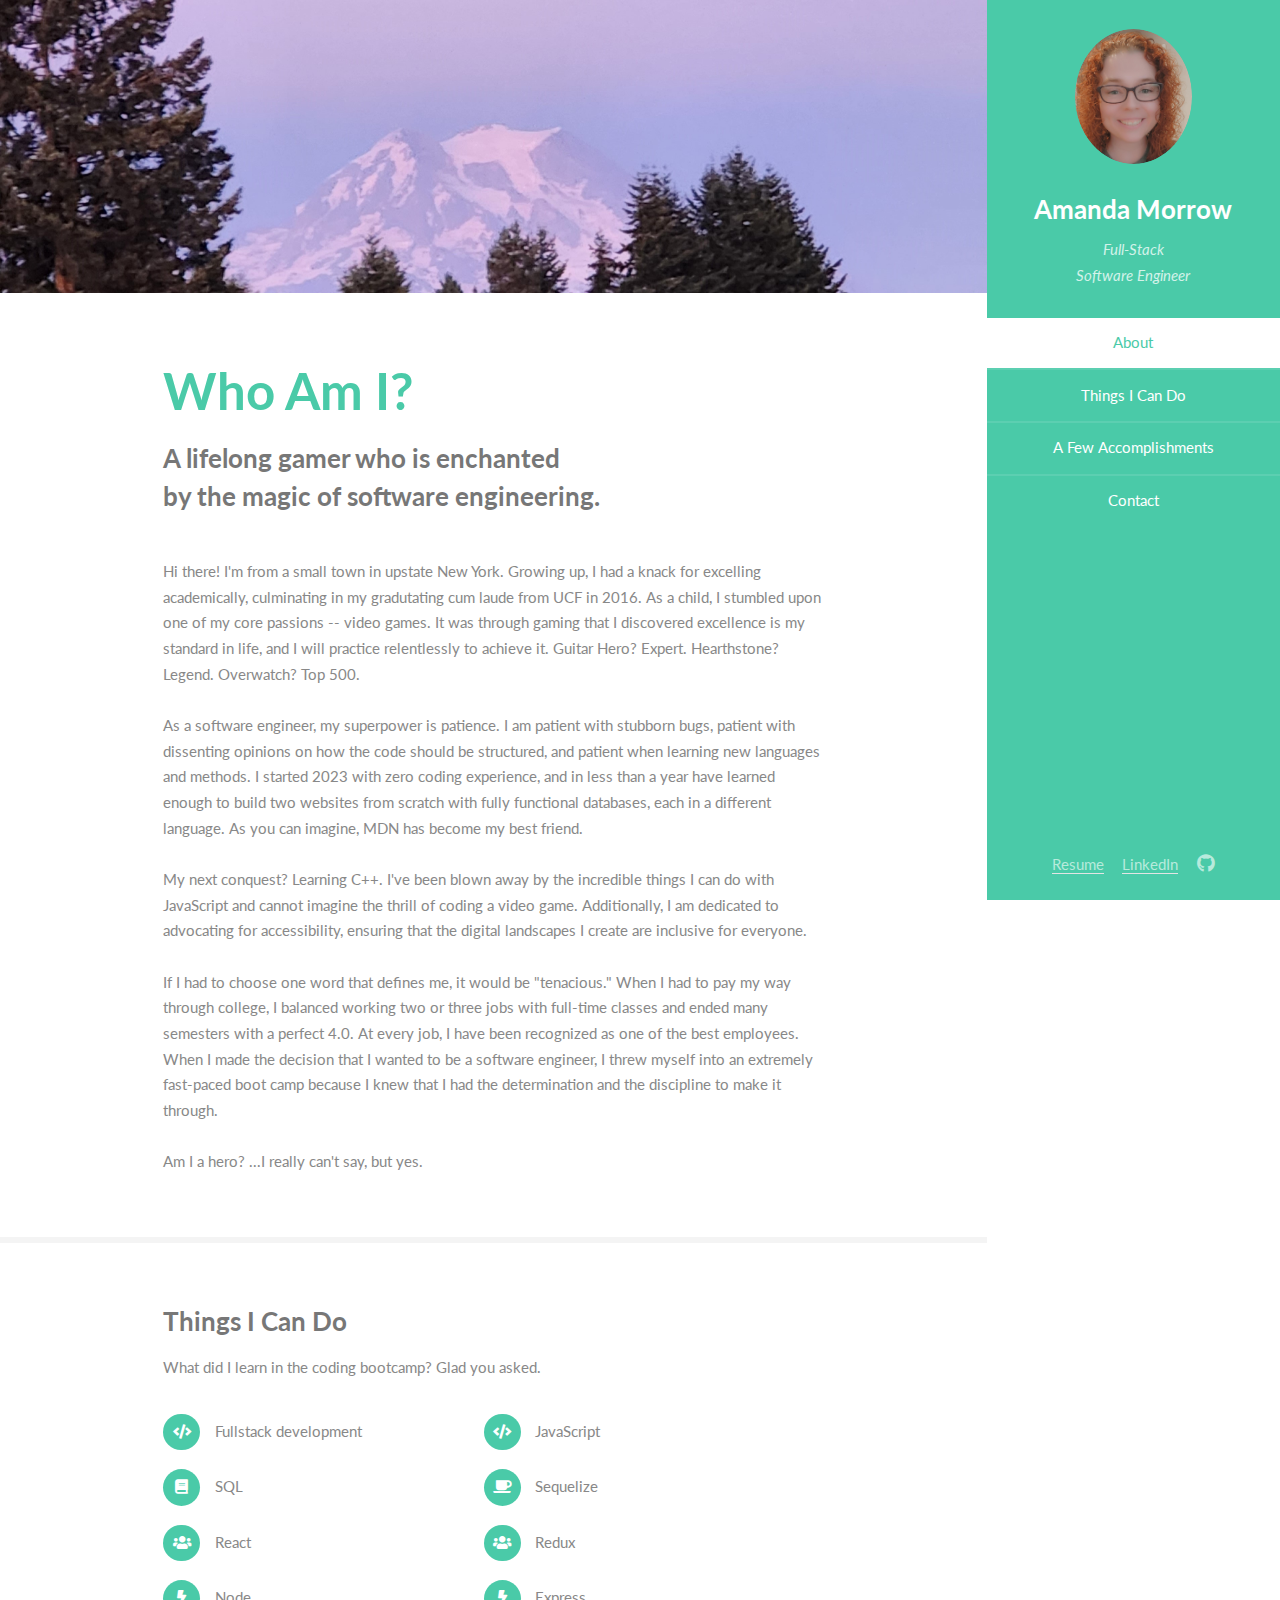
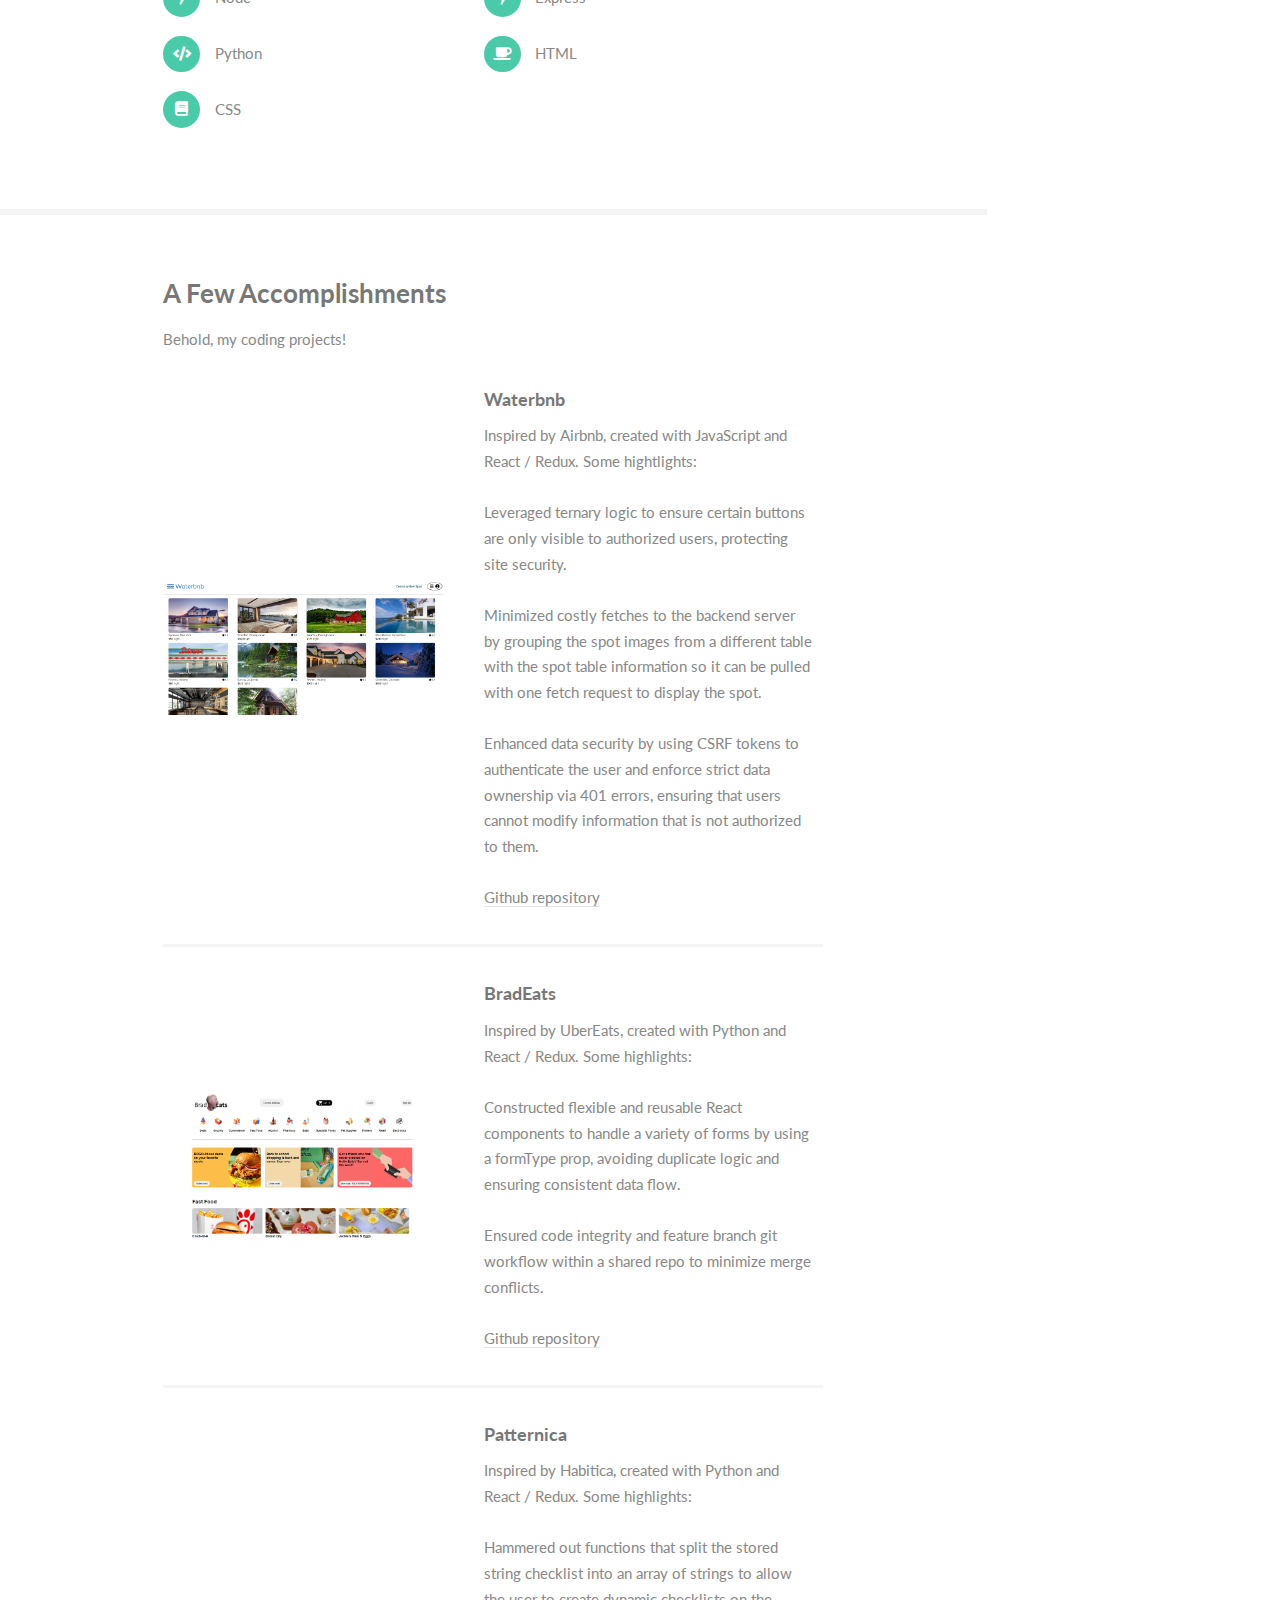
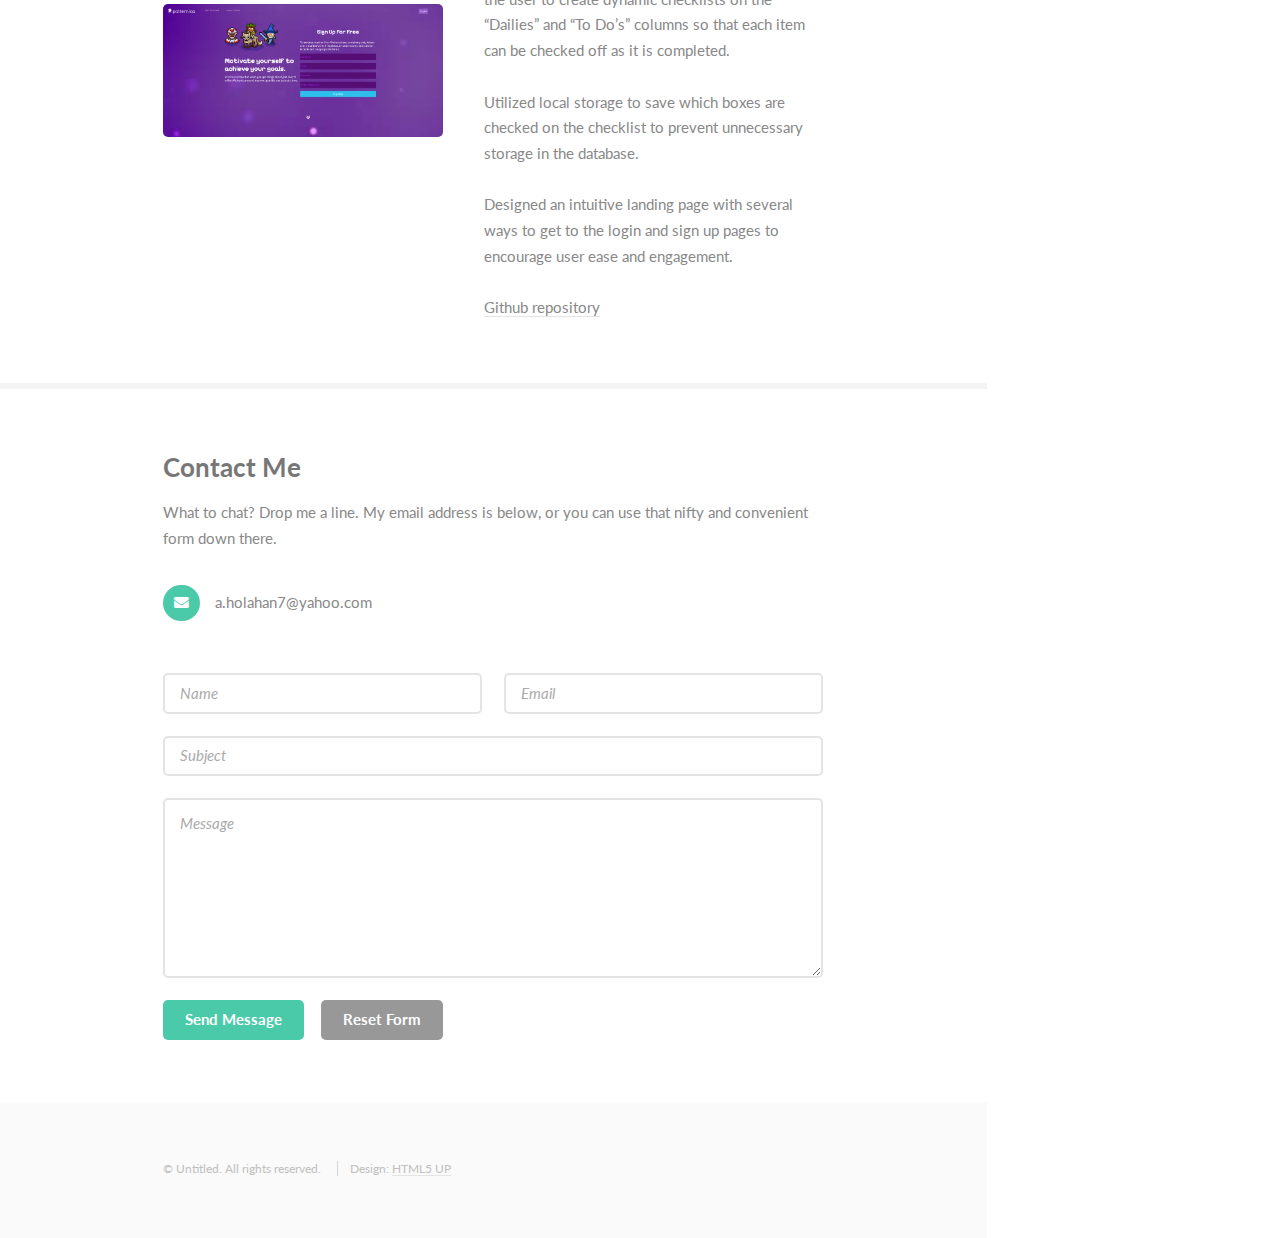
<file: index.html>
<!DOCTYPE HTML>
<!--
	Read Only by HTML5 UP
	html5up.net | @ajlkn
	Free for personal and commercial use under the CCA 3.0 license (html5up.net/license)
-->
<html>

<head>
	<!-- Google tag (gtag.js) -->
	<script async src="https://www.googletagmanager.com/gtag/js?id=G-BSNK7B0YXN"></script>
	<script>
		window.dataLayer = window.dataLayer || [];
		function gtag() { dataLayer.push(arguments); }
		gtag('js', new Date());

		gtag('config', 'G-BSNK7B0YXN');
	</script>
	<title>Amanda Morrow</title>
	<meta charset="utf-8" />
	<meta name="viewport" content="width=device-width, initial-scale=1, user-scalable=no" />
	<link rel="stylesheet" href="assets/css/main.css" />
</head>

<body class="is-preload">

	<!-- Header -->
	<section id="header">
		<header>
			<span class="image avatar"><img src="images/avatar.jpg"
					alt="a woman with blonde curly hair and purple glasses wearing a headset" /></span>
			<h1 id="logo"><a href="#">Amanda Morrow</a></h1>
			<p>Full-Stack <br>Software Engineer</p>
		</header>
		<nav id="nav">
			<ul>
				<li><a href="#one" class="active">About</a></li>
				<li><a href="#two">Things I Can Do</a></li>
				<li><a href="#three">A Few Accomplishments</a></li>
				<li><a href="#four">Contact</a></li>
			</ul>
		</nav>
		<footer>
			<ul class="icons">
				<!-- <li><a href="#" class="icon brands fa-twitter"><span class="label">Twitter</span></a></li>
				<li><a href="#" class="icon brands fa-facebook-f"><span class="label">Facebook</span></a></li>
				<li><a href="#" class="icon brands fa-instagram"><span class="label">Instagram</span></a></li> -->
				<li><a
						href="https://docs.google.com/document/d/1JVhChbh7TwAjHfM6uLPEAx_WVK8xK4wgzuPi6XXMAUM/edit?usp=share_link"><span
							class="label">Resume</span></a></li>
				<li><a href="https://www.linkedin.com/in/amanda-morrow-a66680257/"><span class="label">
							LinkedIn</span></a></li>
				<li><a href="https://github.com/amorrow616" class="icon brands fa-github"><span
							class="label">Github</span></a></li>
				<!-- <li><a href="#four" class="icon solid fa-envelope"><span class="label">Email</span></a></li> -->
			</ul>
		</footer>
	</section>

	<!-- Wrapper -->
	<div id="wrapper">

		<!-- Main -->
		<div id="main">

			<!-- One -->
			<section id="one">
				<div class="image main" data-position="center">
					<img src="images/banner.jpg" alt="" />
				</div>
				<div class="container">
					<header class="major">
						<h2>Who Am I?</h2>
						<p>A lifelong gamer who is enchanted<br />
							by the magic of software engineering.</p>
					</header>
					<p>Hi there! I'm from a small town in upstate New York. Growing up, I had a knack for excelling
						academically, culminating in my gradutating cum laude from UCF in 2016. As a child, I stumbled
						upon one of my core passions -- video games. It was through gaming that I discovered excellence
						is my standard in life, and I will practice relentlessly to achieve it. Guitar Hero? Expert.
						Hearthstone? Legend. Overwatch? Top 500. <br><br>As a software engineer, my superpower is
						patience. I am patient with stubborn bugs, patient with dissenting opinions on how
						the code should be structured, and patient when learning new languages and methods. I started
						2023 with zero coding experience, and in less than a year have learned enough to build two
						websites from scratch with fully functional databases, each in a different
						language. As you can imagine, MDN has become my best friend.<br><br>My next conquest? Learning
						C++. I've been blown away by the incredible things I can do with JavaScript and cannot
						imagine the thrill of coding a video game. Additionally, I am dedicated to advocating for
						accessibility, ensuring that the digital landscapes I create are inclusive for
						everyone.<br><br>If I had to choose one word that defines me, it would be
						"tenacious." When I had to pay my way through college, I balanced working two or three jobs with
						full-time classes and ended many semesters with a perfect 4.0. At every job, I have been
						recognized as one of the best employees. When I made the decision that I wanted to be a software
						engineer, I threw myself into an extremely fast-paced boot camp because I knew that I had the
						determination and the discipline to make it through.<br><br>Am I a hero? ...I really
						can't say, but yes.
					</p>
				</div>
			</section>

			<!-- Two -->
			<section id="two">
				<div class="container">
					<h3>Things I Can Do</h3>
					<p>What did I learn in the coding bootcamp? Glad you asked.</p>
					<ul class="feature-icons">
						<li class="icon solid fa-code">Fullstack development</li>
						<li class="icon solid fa-code">JavaScript</li>
						<li class="icon solid fa-book">SQL</li>
						<li class="icon solid fa-coffee">Sequelize</li>
						<li class="icon solid fa-users">React</li>
						<li class="icon solid fa-users">Redux</li>
						<li class="icon solid fa-bolt">Node</li>
						<li class="icon solid fa-bolt">Express</li>
						<li class="icon solid fa-code">Python</li>
						<li class="icon solid fa-coffee">HTML</li>
						<li class="icon solid fa-book">CSS</li>
					</ul>
				</div>
			</section>

			<!-- Three -->
			<section id="three">
				<div class="container">
					<h3>A Few Accomplishments</h3>
					<p>Behold, my coding projects!</p>
					<div class="features">
						<article>
							<a href="https://amorrow-api-project.onrender.com" class="image"><img src="images/pic01.jpg"
									alt="" /></a>
							<div class="inner">
								<h4>Waterbnb</h4>
								<p>Inspired by Airbnb, created with JavaScript and React / Redux. Some hightlights:
									<br><br>
									Leveraged ternary logic to ensure certain buttons are only visible to authorized
									users, protecting site security. <br><br>
									Minimized costly fetches to the backend server by grouping the spot images from a
									different table with the spot table information so it can be pulled with one fetch
									request to display the spot. <br><br>
									Enhanced data security by using CSRF tokens to authenticate the user and enforce
									strict data ownership via 401 errors, ensuring that users cannot modify information
									that is not authorized to them. <br><br><a
										href='https://github.com/amorrow616/API-Project'>Github repository</a>
								</p>
							</div>
						</article>
						<article>
							<a href="https://ubereats-clone-cbjy.onrender.com/" class="image"><img
									src="images/pic02.jpg" alt="" /></a>
							<div class="inner">
								<h4>BradEats</h4>
								<p>Inspired by UberEats, created with Python and React / Redux. Some highlights:
									<br><br>Constructed flexible and reusable React components to handle a variety of
									forms by using a formType prop, avoiding duplicate logic and ensuring consistent
									data flow. <br><br>Ensured code integrity and feature branch git workflow within a
									shared repo to minimize merge conflicts.<br><br><a
										href='https://github.com/Martynodlrr/BradEats'>Github repository</a>
								</p>
							</div>
						</article>
						<article>
							<a href="https://patternica.onrender.com" class="image"><img src="images/pic03.jpg"
									alt="" /></a>
							<div class="inner">
								<h4>Patternica</h4>
								<p>Inspired by Habitica, created with Python and React / Redux. Some highlights:
									<br><br>Hammered out functions that split the stored string checklist into an array
									of strings to allow the user to create dynamic checklists on the “Dailies” and “To
									Do’s” columns so that each item can be checked off as it is
									completed.<br><br>Utilized local storage to save which boxes are checked on the
									checklist to prevent unnecessary storage in the database.<br><br>Designed an
									intuitive landing page with several ways to get to the login and sign up pages to
									encourage user ease and engagement. <br><br><a
										href='https://github.com/amorrow616/a-A-Capstone'>Github repository</a>
								</p>
							</div>
						</article>
					</div>
				</div>
			</section>

			<!-- Four -->
			<section id="four">
				<div class="container">
					<h3>Contact Me</h3>
					<p>What to chat? Drop me a line. My email address is below, or you can use that nifty and convenient
						form down there.</p>
					<ul class="feature-icons">
						<li class="icon solid fa-envelope">a.holahan7@yahoo.com</li>
					</ul>
					<form action="https://formsubmit.co/a71e44ffb81120556c9414ebc14518df" method="POST">
						<div class="row gtr-uniform">
							<div class="col-6 col-12-xsmall"><input type="text" name="name" id="name"
									placeholder="Name" /></div>
							<div class="col-6 col-12-xsmall"><input type="email" name="email" id="email"
									placeholder="Email" /></div>
							<div class="col-12"><input type="text" name="subject" id="subject" placeholder="Subject" />
							</div>
							<div class="col-12"><textarea name="message" id="message" placeholder="Message"
									rows="6"></textarea></div>
							<div class="col-12">
								<ul class="actions">
									<li><input type="submit" class="primary" value="Send Message" /></li>
									<li><input type="reset" value="Reset Form" /></li>
								</ul>
							</div>
						</div>
					</form>
				</div>
			</section>

			<!-- Five -->
			<!--
							<section id="five">
								<div class="container">
									<h3>Elements</h3>

									<section>
										<h4>Text</h4>
										<p>This is <b>bold</b> and this is <strong>strong</strong>. This is <i>italic</i> and this is <em>emphasized</em>.
										This is <sup>superscript</sup> text and this is <sub>subscript</sub> text.
										This is <u>underlined</u> and this is code: <code>for (;;) { ... }</code>. Finally, <a href="#">this is a link</a>.</p>
										<hr />
										<header>
											<h4>Heading with a Subtitle</h4>
											<p>Lorem ipsum dolor sit amet nullam id egestas urna aliquam</p>
										</header>
										<p>Nunc lacinia ante nunc ac lobortis. Interdum adipiscing gravida odio porttitor sem non mi integer non faucibus ornare mi ut ante amet placerat aliquet. Volutpat eu sed ante lacinia sapien lorem accumsan varius montes viverra nibh in adipiscing blandit tempus accumsan.</p>
										<header>
											<h5>Heading with a Subtitle</h5>
											<p>Lorem ipsum dolor sit amet nullam id egestas urna aliquam</p>
										</header>
										<p>Nunc lacinia ante nunc ac lobortis. Interdum adipiscing gravida odio porttitor sem non mi integer non faucibus ornare mi ut ante amet placerat aliquet. Volutpat eu sed ante lacinia sapien lorem accumsan varius montes viverra nibh in adipiscing blandit tempus accumsan.</p>
										<hr />
										<h2>Heading Level 2</h2>
										<h3>Heading Level 3</h3>
										<h4>Heading Level 4</h4>
										<h5>Heading Level 5</h5>
										<h6>Heading Level 6</h6>
										<hr />
										<h5>Blockquote</h5>
										<blockquote>Fringilla nisl. Donec accumsan interdum nisi, quis tincidunt felis sagittis eget tempus euismod. Vestibulum ante ipsum primis in faucibus vestibulum. Blandit adipiscing eu felis iaculis volutpat ac adipiscing accumsan faucibus. Vestibulum ante ipsum primis in faucibus lorem ipsum dolor sit amet nullam adipiscing eu felis.</blockquote>
										<h5>Preformatted</h5>
										<pre><code>i = 0;

while (!deck.isInOrder()) {
    print 'Iteration ' + i;
    deck.shuffle();
    i++;
}

print 'It took ' + i + ' iterations to sort the deck.';</code></pre>
									</section>

									<section>
										<h4>Lists</h4>
										<div class="row">
											<div class="col-6 col-12-xsmall">
												<h5>Unordered</h5>
												<ul>
													<li>Dolor pulvinar etiam magna etiam.</li>
													<li>Sagittis adipiscing lorem eleifend.</li>
													<li>Felis enim feugiat dolore viverra.</li>
												</ul>
												<h5>Alternate</h5>
												<ul class="alt">
													<li>Dolor pulvinar etiam magna etiam.</li>
													<li>Sagittis adipiscing lorem eleifend.</li>
													<li>Felis enim feugiat dolore viverra.</li>
												</ul>
											</div>
											<div class="col-6 col-12-xsmall">
												<h5>Ordered</h5>
												<ol>
													<li>Dolor pulvinar etiam magna etiam.</li>
													<li>Etiam vel felis at lorem sed viverra.</li>
													<li>Felis enim feugiat dolore viverra.</li>
													<li>Dolor pulvinar etiam magna etiam.</li>
													<li>Etiam vel felis at lorem sed viverra.</li>
													<li>Felis enim feugiat dolore viverra.</li>
												</ol>
												<h5>Icons</h5>
												<ul class="icons">
													<li><a href="#" class="icon brands fa-twitter"><span class="label">Twitter</span></a></li>
													<li><a href="#" class="icon brands fa-facebook-f"><span class="label">Facebook</span></a></li>
													<li><a href="#" class="icon brands fa-instagram"><span class="label">Instagram</span></a></li>
													<li><a href="#" class="icon brands fa-github"><span class="label">Github</span></a></li>
													<li><a href="#" class="icon brands fa-dribbble"><span class="label">Dribbble</span></a></li>
													<li><a href="#" class="icon brands fa-tumblr"><span class="label">Tumblr</span></a></li>
												</ul>
											</div>
										</div>
										<h5>Actions</h5>
										<ul class="actions">
											<li><a href="#" class="button primary">Default</a></li>
											<li><a href="#" class="button">Default</a></li>
											<li><a href="#" class="button alt">Default</a></li>
										</ul>
										<ul class="actions small">
											<li><a href="#" class="button primary small">Small</a></li>
											<li><a href="#" class="button small">Small</a></li>
											<li><a href="#" class="button alt small">Small</a></li>
										</ul>
										<div class="row">
											<div class="col-3 col-6-medium col-12-xsmall">
												<ul class="actions stacked">
													<li><a href="#" class="button primary">Default</a></li>
													<li><a href="#" class="button">Default</a></li>
													<li><a href="#" class="button alt">Default</a></li>
												</ul>
											</div>
											<div class="col-3 col-6 col-12-xsmall">
												<ul class="actions stacked">
													<li><a href="#" class="button primary small">Small</a></li>
													<li><a href="#" class="button small">Small</a></li>
													<li><a href="#" class="button alt small">Small</a></li>
												</ul>
											</div>
											<div class="col-3 col-6-medium col-12-xsmall">
												<ul class="actions stacked">
													<li><a href="#" class="button primary fit">Default</a></li>
													<li><a href="#" class="button fit">Default</a></li>
													<li><a href="#" class="button alt fit">Default</a></li>
												</ul>
											</div>
											<div class="col-3 col-6-medium col-12-xsmall">
												<ul class="actions stacked">
													<li><a href="#" class="button primary small fit">Small</a></li>
													<li><a href="#" class="button small fit">Small</a></li>
													<li><a href="#" class="button alt small fit">Small</a></li>
												</ul>
											</div>
										</div>
									</section>

									<section>
										<h4>Table</h4>
										<h5>Default</h5>
										<div class="table-wrapper">
											<table>
												<thead>
													<tr>
														<th>Name</th>
														<th>Description</th>
														<th>Price</th>
													</tr>
												</thead>
												<tbody>
													<tr>
														<td>Item One</td>
														<td>Ante turpis integer aliquet porttitor.</td>
														<td>29.99</td>
													</tr>
													<tr>
														<td>Item Two</td>
														<td>Vis ac commodo adipiscing arcu aliquet.</td>
														<td>19.99</td>
													</tr>
													<tr>
														<td>Item Three</td>
														<td> Morbi faucibus arcu accumsan lorem.</td>
														<td>29.99</td>
													</tr>
													<tr>
														<td>Item Four</td>
														<td>Vitae integer tempus condimentum.</td>
														<td>19.99</td>
													</tr>
													<tr>
														<td>Item Five</td>
														<td>Ante turpis integer aliquet porttitor.</td>
														<td>29.99</td>
													</tr>
												</tbody>
												<tfoot>
													<tr>
														<td colspan="2"></td>
														<td>100.00</td>
													</tr>
												</tfoot>
											</table>
										</div>

										<h5>Alternate</h5>
										<div class="table-wrapper">
											<table class="alt">
												<thead>
													<tr>
														<th>Name</th>
														<th>Description</th>
														<th>Price</th>
													</tr>
												</thead>
												<tbody>
													<tr>
														<td>Item One</td>
														<td>Ante turpis integer aliquet porttitor.</td>
														<td>29.99</td>
													</tr>
													<tr>
														<td>Item Two</td>
														<td>Vis ac commodo adipiscing arcu aliquet.</td>
														<td>19.99</td>
													</tr>
													<tr>
														<td>Item Three</td>
														<td> Morbi faucibus arcu accumsan lorem.</td>
														<td>29.99</td>
													</tr>
													<tr>
														<td>Item Four</td>
														<td>Vitae integer tempus condimentum.</td>
														<td>19.99</td>
													</tr>
													<tr>
														<td>Item Five</td>
														<td>Ante turpis integer aliquet porttitor.</td>
														<td>29.99</td>
													</tr>
												</tbody>
												<tfoot>
													<tr>
														<td colspan="2"></td>
														<td>100.00</td>
													</tr>
												</tfoot>
											</table>
										</div>
									</section>

									<section>
										<h4>Buttons</h4>
										<ul class="actions">
											<li><a href="#" class="button primary">Primary</a></li>
											<li><a href="#" class="button">Default</a></li>
											<li><a href="#" class="button alt">Alternate</a></li>
										</ul>
										<ul class="actions">
											<li><a href="#" class="button primary large">Large</a></li>
											<li><a href="#" class="button">Default</a></li>
											<li><a href="#" class="button alt small">Small</a></li>
										</ul>
										<ul class="actions fit">
											<li><a href="#" class="button primary fit">Fit</a></li>
											<li><a href="#" class="button fit">Fit</a></li>
											<li><a href="#" class="button alt fit">Fit</a></li>
										</ul>
										<ul class="actions fit small">
											<li><a href="#" class="button primary fit small">Fit + Small</a></li>
											<li><a href="#" class="button fit small">Fit + Small</a></li>
											<li><a href="#" class="button alt fit small">Fit + Small</a></li>
										</ul>
										<ul class="actions">
											<li><a href="#" class="button primary icon solid fa-download">Icon</a></li>
											<li><a href="#" class="button icon solid fa-download">Icon</a></li>
											<li><a href="#" class="button alt icon solid fa-check">Icon</a></li>
										</ul>
										<ul class="actions">
											<li><span class="button primary disabled">Primary</span></li>
											<li><span class="button disabled">Default</span></li>
											<li><span class="button alt disabled">Alternate</span></li>
										</ul>
									</section>

									<section>
										<h4>Form</h4>
										<form method="post" action="#">
											<div class="row gtr-uniform">
												<div class="col-6 col-12-xsmall">
													<input type="text" name="demo-name" id="demo-name" value="" placeholder="Name" />
												</div>
												<div class="col-6 col-12-xsmall">
													<input type="email" name="demo-email" id="demo-email" value="" placeholder="Email" />
												</div>
												<div class="col-12">
													<select name="demo-category" id="demo-category">
														<option value="">- Category -</option>
														<option value="1">Manufacturing</option>
														<option value="1">Shipping</option>
														<option value="1">Administration</option>
														<option value="1">Human Resources</option>
													</select>
												</div>
												<div class="col-4 col-12-medium">
													<input type="radio" id="demo-priority-low" name="demo-priority" checked>
													<label for="demo-priority-low">Low Priority</label>
												</div>
												<div class="col-4 col-12-medium">
													<input type="radio" id="demo-priority-normal" name="demo-priority">
													<label for="demo-priority-normal">Normal Priority</label>
												</div>
												<div class="col-4 col-12-medium">
													<input type="radio" id="demo-priority-high" name="demo-priority">
													<label for="demo-priority-high">High Priority</label>
												</div>
												<div class="col-6 col-12-medium">
													<input type="checkbox" id="demo-copy" name="demo-copy">
													<label for="demo-copy">Email me a copy of this message</label>
												</div>
												<div class="col-6 col-12-medium">
													<input type="checkbox" id="demo-human" name="demo-human" checked>
													<label for="demo-human">I am a human and not a robot</label>
												</div>
												<div class="col-12">
													<textarea name="demo-message" id="demo-message" placeholder="Enter your message" rows="6"></textarea>
												</div>
												<div class="col-12">
													<ul class="actions">
														<li><input type="submit" value="Send Message" /></li>
														<li><input type="reset" value="Reset" class="alt" /></li>
													</ul>
												</div>
											</div>
										</form>
									</section>

									<section>
										<h4>Image</h4>
										<h5>Fit</h5>
										<span class="image fit"><img src="images/banner.jpg" alt="" /></span>
										<div class="box alt">
											<div class="row gtr-50 gtr-uniform">
												<div class="col-4"><span class="image fit"><img src="images/pic01.jpg" alt="" /></span></div>
												<div class="col-4"><span class="image fit"><img src="images/pic02.jpg" alt="" /></span></div>
												<div class="col-4"><span class="image fit"><img src="images/pic03.jpg" alt="" /></span></div>
												<div class="col-4"><span class="image fit"><img src="images/pic02.jpg" alt="" /></span></div>
												<div class="col-4"><span class="image fit"><img src="images/pic03.jpg" alt="" /></span></div>
												<div class="col-4"><span class="image fit"><img src="images/pic01.jpg" alt="" /></span></div>
												<div class="col-4"><span class="image fit"><img src="images/pic03.jpg" alt="" /></span></div>
												<div class="col-4"><span class="image fit"><img src="images/pic01.jpg" alt="" /></span></div>
												<div class="col-4"><span class="image fit"><img src="images/pic02.jpg" alt="" /></span></div>
											</div>
										</div>
										<h5>Left &amp; Right</h5>
										<p><span class="image left"><img src="images/avatar.jpg" alt="" /></span>Fringilla nisl. Donec accumsan interdum nisi, quis tincidunt felis sagittis eget. tempus euismod. Vestibulum ante ipsum primis in faucibus vestibulum. Blandit adipiscing eu felis iaculis volutpat ac adipiscing accumsan eu faucibus. Integer ac pellentesque praesent tincidunt felis sagittis eget. tempus euismod. Vestibulum ante ipsum primis in faucibus vestibulum. Blandit adipiscing eu felis iaculis volutpat ac adipiscing accumsan eu faucibus. Integer ac pellentesque praesent. Donec accumsan interdum nisi, quis tincidunt felis sagittis eget. tempus euismod. Vestibulum ante ipsum primis in faucibus vestibulum. Blandit adipiscing eu felis iaculis volutpat ac adipiscing accumsan eu faucibus. Integer ac pellentesque praesent tincidunt felis sagittis eget. tempus euismod. Vestibulum ante ipsum primis in faucibus vestibulum. Blandit adipiscing eu felis iaculis volutpat ac adipiscing accumsan eu faucibus. Integer ac pellentesque praesent.</p>
										<p><span class="image right"><img src="images/avatar.jpg" alt="" /></span>Fringilla nisl. Donec accumsan interdum nisi, quis tincidunt felis sagittis eget. tempus euismod. Vestibulum ante ipsum primis in faucibus vestibulum. Blandit adipiscing eu felis iaculis volutpat ac adipiscing accumsan eu faucibus. Integer ac pellentesque praesent tincidunt felis sagittis eget. tempus euismod. Vestibulum ante ipsum primis in faucibus vestibulum. Blandit adipiscing eu felis iaculis volutpat ac adipiscing accumsan eu faucibus. Integer ac pellentesque praesent. Donec accumsan interdum nisi, quis tincidunt felis sagittis eget. tempus euismod. Vestibulum ante ipsum primis in faucibus vestibulum. Blandit adipiscing eu felis iaculis volutpat ac adipiscing accumsan eu faucibus. Integer ac pellentesque praesent tincidunt felis sagittis eget. tempus euismod. Vestibulum ante ipsum primis in faucibus vestibulum. Blandit adipiscing eu felis iaculis volutpat ac adipiscing accumsan eu faucibus. Integer ac pellentesque praesent.</p>
									</section>

								</div>
							</section>
						-->

		</div>

		<!-- Footer -->
		<section id="footer">
			<div class="container">
				<ul class="copyright">
					<li>&copy; Untitled. All rights reserved.</li>
					<li>Design: <a href="http://html5up.net">HTML5 UP</a></li>
				</ul>
			</div>
		</section>

	</div>

	<!-- Scripts -->
	<script src="assets/js/jquery.min.js"></script>
	<script src="assets/js/jquery.scrollex.min.js"></script>
	<script src="assets/js/jquery.scrolly.min.js"></script>
	<script src="assets/js/browser.min.js"></script>
	<script src="assets/js/breakpoints.min.js"></script>
	<script src="assets/js/util.js"></script>
	<script src="assets/js/main.js"></script>

</body>

</html>
</file>
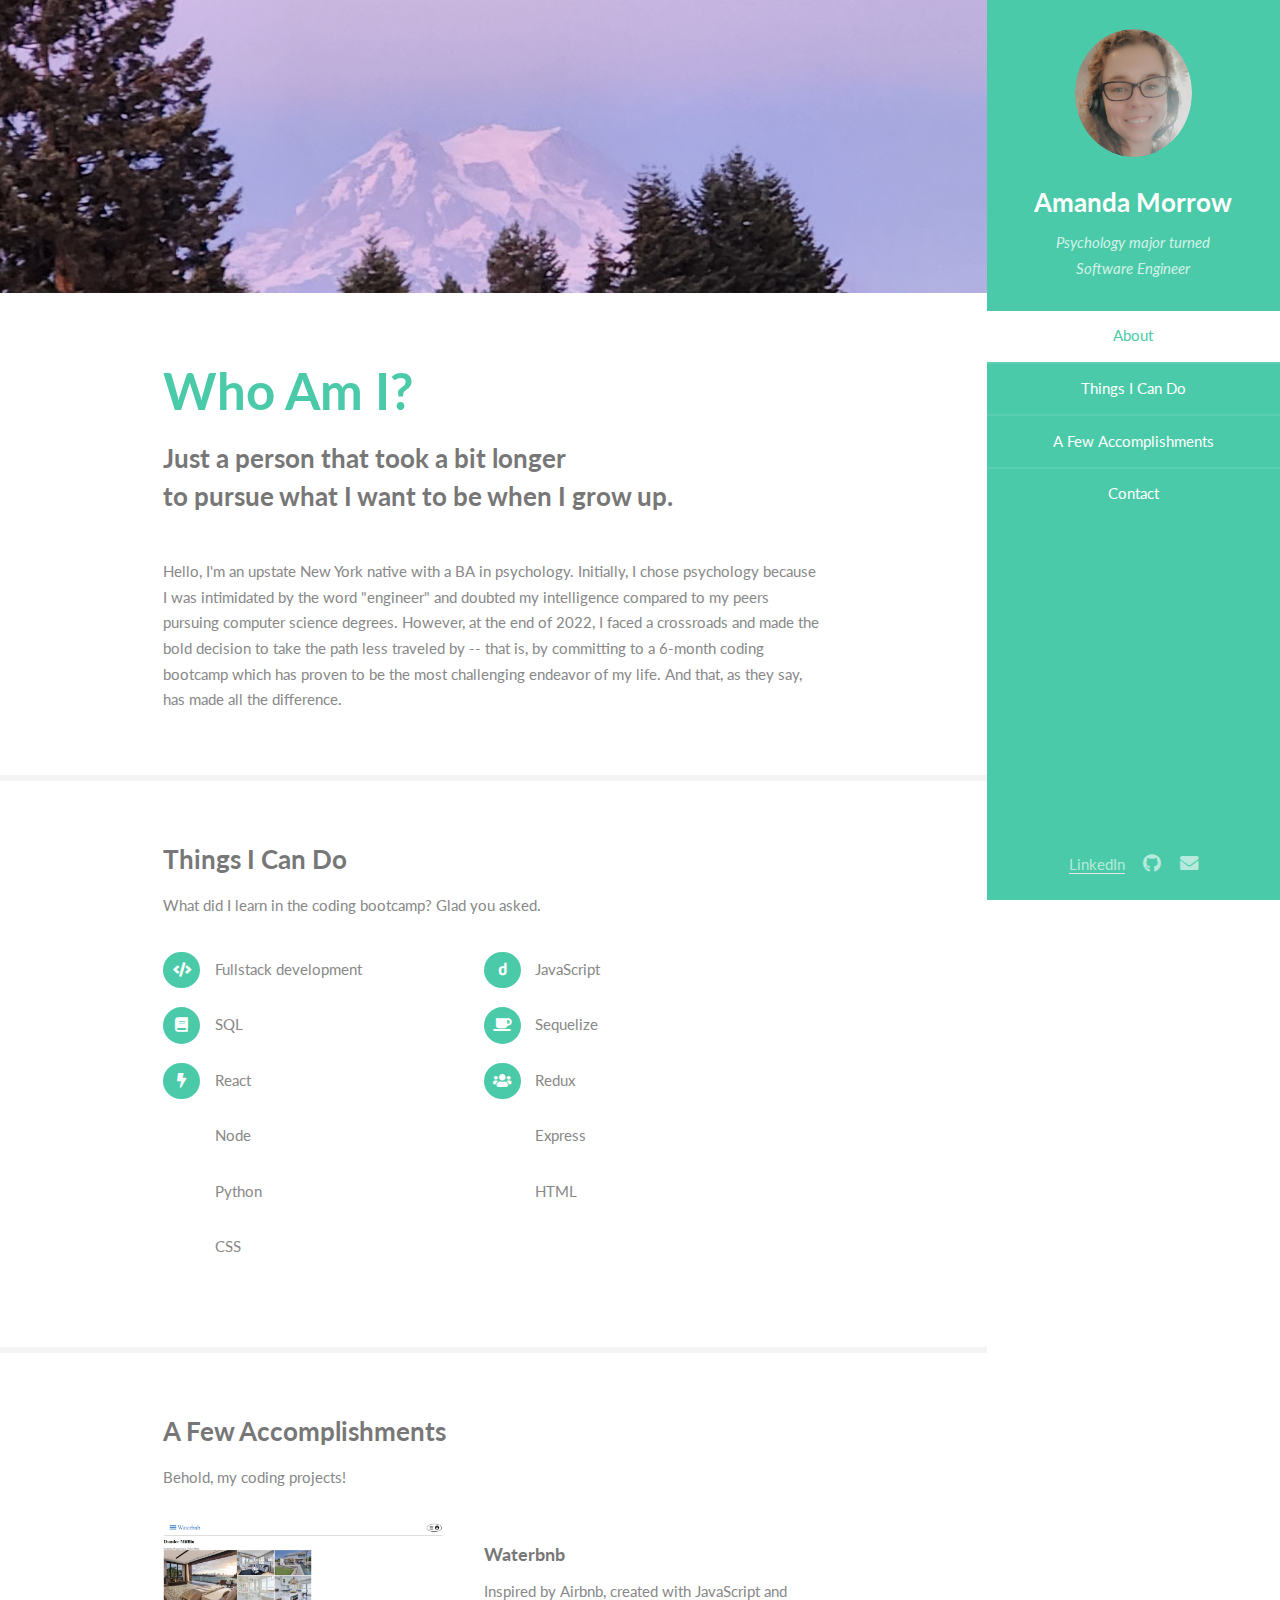
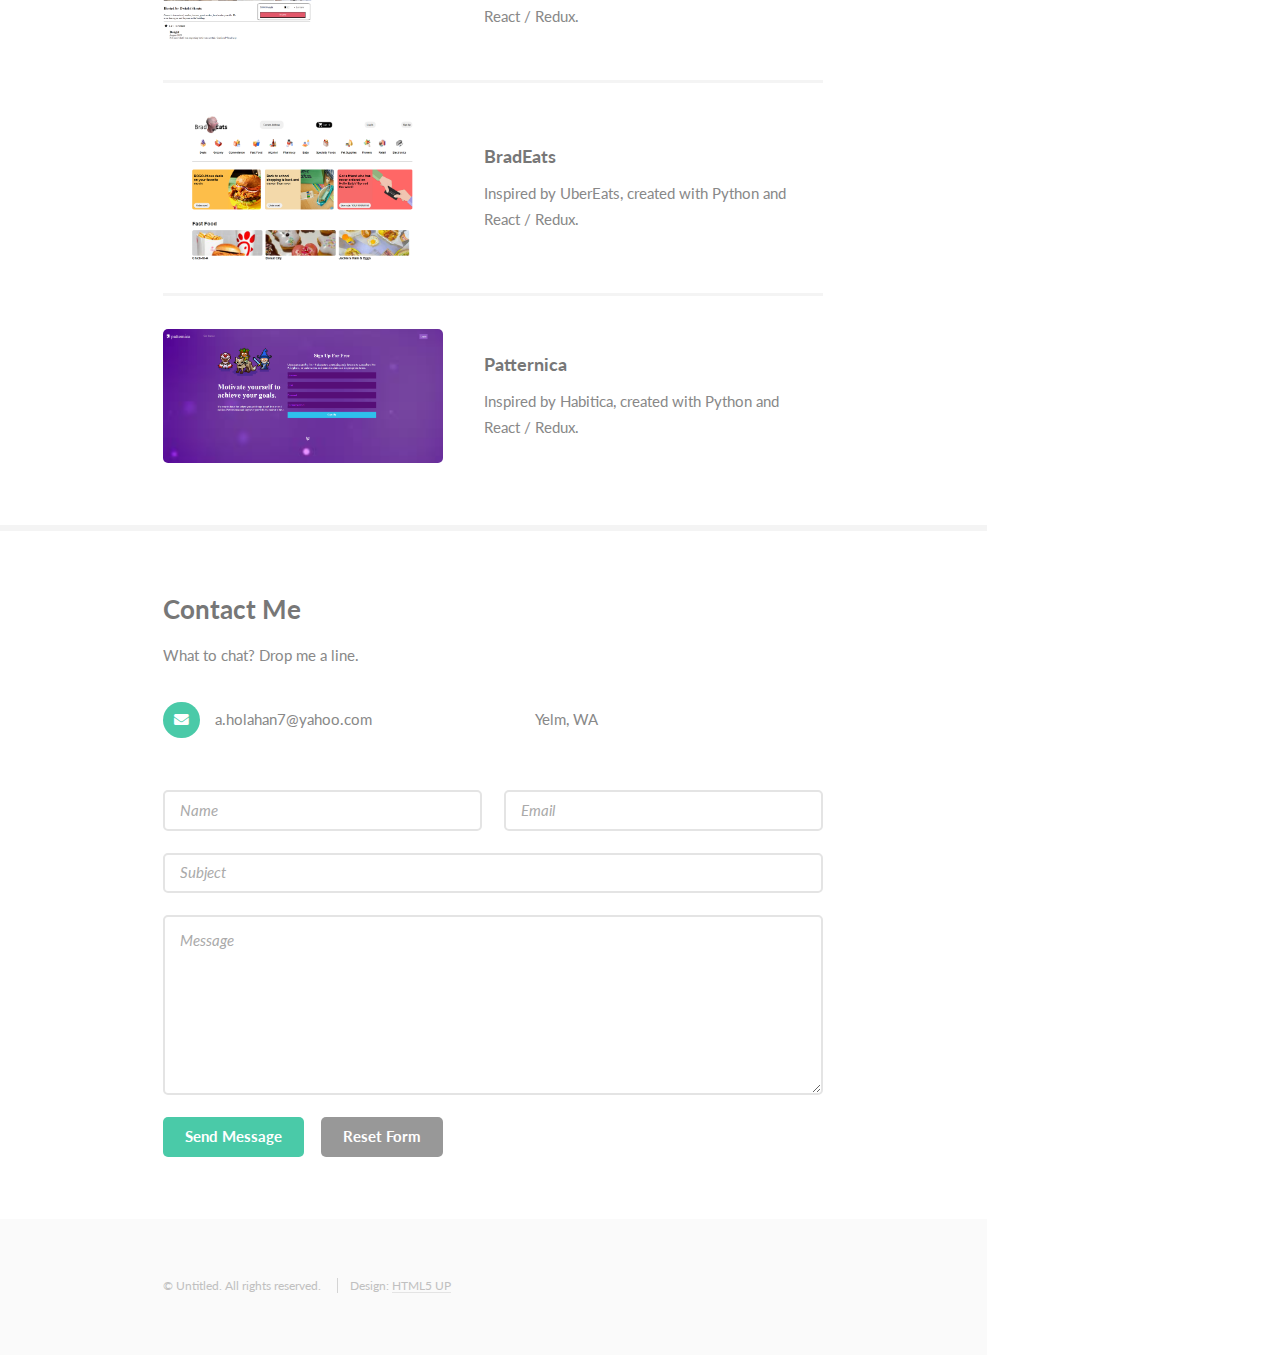
<file: amorrow616.github.io/index.html>
<!DOCTYPE HTML>
<!--
	Read Only by HTML5 UP
	html5up.net | @ajlkn
	Free for personal and commercial use under the CCA 3.0 license (html5up.net/license)
-->
<html>

<head>
	<title>Amanda Morrow</title>
	<meta charset="utf-8" />
	<meta name="viewport" content="width=device-width, initial-scale=1, user-scalable=no" />
	<link rel="stylesheet" href="assets/css/main.css" />
</head>

<body class="is-preload">

	<!-- Header -->
	<section id="header">
		<header>
			<span class="image avatar"><img src="images/avatar.jpg"
					alt="a woman with blonde curly hair and purple glasses wearing a headset" /></span>
			<h1 id="logo"><a href="#">Amanda Morrow</a></h1>
			<p>Psychology major turned<br />
				Software Engineer</p>
		</header>
		<nav id="nav">
			<ul>
				<li><a href="#one" class="active">About</a></li>
				<li><a href="#two">Things I Can Do</a></li>
				<li><a href="#three">A Few Accomplishments</a></li>
				<li><a href="#four">Contact</a></li>
			</ul>
		</nav>
		<footer>
			<ul class="icons">
				<!-- <li><a href="#" class="icon brands fa-twitter"><span class="label">Twitter</span></a></li>
				<li><a href="#" class="icon brands fa-facebook-f"><span class="label">Facebook</span></a></li>
				<li><a href="#" class="icon brands fa-instagram"><span class="label">Instagram</span></a></li> -->
				<li><a href="https://www.linkedin.com/in/amanda-morrow-a66680257/"><span class="label">
							LinkedIn</span></a></li>
				<li><a href="https://github.com/amorrow616" class="icon brands fa-github"><span
							class="label">Github</span></a></li>
				<li><a href="#" class="icon solid fa-envelope"><span class="label">Email</span></a></li>
			</ul>
		</footer>
	</section>

	<!-- Wrapper -->
	<div id="wrapper">

		<!-- Main -->
		<div id="main">

			<!-- One -->
			<section id="one">
				<div class="image main" data-position="center">
					<img src="images/banner.jpg" alt="" />
				</div>
				<div class="container">
					<header class="major">
						<h2>Who Am I?</h2>
						<p>Just a person that took a bit longer<br />
							to pursue what I want to be when I grow up.</p>
					</header>
					<p>Hello, I'm an upstate New York native with a BA in psychology. Initially, I chose psychology
						because I was intimidated by the word "engineer" and doubted my intelligence compared to my
						peers pursuing computer science degrees. However, at the end of 2022, I faced a crossroads and
						made the bold decision to take the path less traveled by -- that is, by committing to a 6-month
						coding bootcamp which has proven to be the most challenging endeavor of my life. And that, as
						they say, has made all the difference.
					</p>
				</div>
			</section>

			<!-- Two -->
			<section id="two">
				<div class="container">
					<h3>Things I Can Do</h3>
					<p>What did I learn in the coding bootcamp? Glad you asked.</p>
					<ul class="feature-icons">
						<li class="icon solid fa-code">Fullstack development</li>
						<li class="icon solid fa-brands fa-react">JavaScript</li>
						<li class="icon solid fa-book">SQL</li>
						<li class="icon solid fa-coffee">Sequelize</li>
						<li class="icon solid fa-bolt">React</li>
						<li class="icon solid fa-users">Redux</li>
						<li>Node</li>
						<li>Express</li>
						<li>Python</li>
						<li>HTML</li>
						<li>CSS</li>
					</ul>
				</div>
			</section>

			<!-- Three -->
			<section id="three">
				<div class="container">
					<h3>A Few Accomplishments</h3>
					<p>Behold, my coding projects!</p>
					<div class="features">
						<article>
							<a href="#" class="image"><img src="images/pic01.jpg" alt="" /></a>
							<div class="inner">
								<h4>Waterbnb</h4>
								<p>Inspired by Airbnb, created with JavaScript and React / Redux.</p>
							</div>
						</article>
						<article>
							<a href="#" class="image"><img src="images/pic02.jpg" alt="" /></a>
							<div class="inner">
								<h4>BradEats</h4>
								<p>Inspired by UberEats, created with Python and React / Redux.</p>
							</div>
						</article>
						<article>
							<a href="#" class="image"><img src="images/pic03.jpg" alt="" /></a>
							<div class="inner">
								<h4>Patternica</h4>
								<p>Inspired by Habitica, created with Python and React / Redux.</p>
							</div>
						</article>
					</div>
				</div>
			</section>

			<!-- Four -->
			<section id="four">
				<div class="container">
					<h3>Contact Me</h3>
					<p>What to chat? Drop me a line.</p>
					<ul class="feature-icons">
						<li class="icon solid fa-envelope">a.holahan7@yahoo.com</li>
						<li class="fa-solid fa-location-dot">Yelm, WA</li>
					</ul>
					<form method="post" action="#">
						<div class="row gtr-uniform">
							<div class="col-6 col-12-xsmall"><input type="text" name="name" id="name"
									placeholder="Name" /></div>
							<div class="col-6 col-12-xsmall"><input type="email" name="email" id="email"
									placeholder="Email" /></div>
							<div class="col-12"><input type="text" name="subject" id="subject" placeholder="Subject" />
							</div>
							<div class="col-12"><textarea name="message" id="message" placeholder="Message"
									rows="6"></textarea></div>
							<div class="col-12">
								<ul class="actions">
									<li><input type="submit" class="primary" value="Send Message" /></li>
									<li><input type="reset" value="Reset Form" /></li>
								</ul>
							</div>
						</div>
					</form>
				</div>
			</section>

			<!-- Five -->
			<!--
							<section id="five">
								<div class="container">
									<h3>Elements</h3>

									<section>
										<h4>Text</h4>
										<p>This is <b>bold</b> and this is <strong>strong</strong>. This is <i>italic</i> and this is <em>emphasized</em>.
										This is <sup>superscript</sup> text and this is <sub>subscript</sub> text.
										This is <u>underlined</u> and this is code: <code>for (;;) { ... }</code>. Finally, <a href="#">this is a link</a>.</p>
										<hr />
										<header>
											<h4>Heading with a Subtitle</h4>
											<p>Lorem ipsum dolor sit amet nullam id egestas urna aliquam</p>
										</header>
										<p>Nunc lacinia ante nunc ac lobortis. Interdum adipiscing gravida odio porttitor sem non mi integer non faucibus ornare mi ut ante amet placerat aliquet. Volutpat eu sed ante lacinia sapien lorem accumsan varius montes viverra nibh in adipiscing blandit tempus accumsan.</p>
										<header>
											<h5>Heading with a Subtitle</h5>
											<p>Lorem ipsum dolor sit amet nullam id egestas urna aliquam</p>
										</header>
										<p>Nunc lacinia ante nunc ac lobortis. Interdum adipiscing gravida odio porttitor sem non mi integer non faucibus ornare mi ut ante amet placerat aliquet. Volutpat eu sed ante lacinia sapien lorem accumsan varius montes viverra nibh in adipiscing blandit tempus accumsan.</p>
										<hr />
										<h2>Heading Level 2</h2>
										<h3>Heading Level 3</h3>
										<h4>Heading Level 4</h4>
										<h5>Heading Level 5</h5>
										<h6>Heading Level 6</h6>
										<hr />
										<h5>Blockquote</h5>
										<blockquote>Fringilla nisl. Donec accumsan interdum nisi, quis tincidunt felis sagittis eget tempus euismod. Vestibulum ante ipsum primis in faucibus vestibulum. Blandit adipiscing eu felis iaculis volutpat ac adipiscing accumsan faucibus. Vestibulum ante ipsum primis in faucibus lorem ipsum dolor sit amet nullam adipiscing eu felis.</blockquote>
										<h5>Preformatted</h5>
										<pre><code>i = 0;

while (!deck.isInOrder()) {
    print 'Iteration ' + i;
    deck.shuffle();
    i++;
}

print 'It took ' + i + ' iterations to sort the deck.';</code></pre>
									</section>

									<section>
										<h4>Lists</h4>
										<div class="row">
											<div class="col-6 col-12-xsmall">
												<h5>Unordered</h5>
												<ul>
													<li>Dolor pulvinar etiam magna etiam.</li>
													<li>Sagittis adipiscing lorem eleifend.</li>
													<li>Felis enim feugiat dolore viverra.</li>
												</ul>
												<h5>Alternate</h5>
												<ul class="alt">
													<li>Dolor pulvinar etiam magna etiam.</li>
													<li>Sagittis adipiscing lorem eleifend.</li>
													<li>Felis enim feugiat dolore viverra.</li>
												</ul>
											</div>
											<div class="col-6 col-12-xsmall">
												<h5>Ordered</h5>
												<ol>
													<li>Dolor pulvinar etiam magna etiam.</li>
													<li>Etiam vel felis at lorem sed viverra.</li>
													<li>Felis enim feugiat dolore viverra.</li>
													<li>Dolor pulvinar etiam magna etiam.</li>
													<li>Etiam vel felis at lorem sed viverra.</li>
													<li>Felis enim feugiat dolore viverra.</li>
												</ol>
												<h5>Icons</h5>
												<ul class="icons">
													<li><a href="#" class="icon brands fa-twitter"><span class="label">Twitter</span></a></li>
													<li><a href="#" class="icon brands fa-facebook-f"><span class="label">Facebook</span></a></li>
													<li><a href="#" class="icon brands fa-instagram"><span class="label">Instagram</span></a></li>
													<li><a href="#" class="icon brands fa-github"><span class="label">Github</span></a></li>
													<li><a href="#" class="icon brands fa-dribbble"><span class="label">Dribbble</span></a></li>
													<li><a href="#" class="icon brands fa-tumblr"><span class="label">Tumblr</span></a></li>
												</ul>
											</div>
										</div>
										<h5>Actions</h5>
										<ul class="actions">
											<li><a href="#" class="button primary">Default</a></li>
											<li><a href="#" class="button">Default</a></li>
											<li><a href="#" class="button alt">Default</a></li>
										</ul>
										<ul class="actions small">
											<li><a href="#" class="button primary small">Small</a></li>
											<li><a href="#" class="button small">Small</a></li>
											<li><a href="#" class="button alt small">Small</a></li>
										</ul>
										<div class="row">
											<div class="col-3 col-6-medium col-12-xsmall">
												<ul class="actions stacked">
													<li><a href="#" class="button primary">Default</a></li>
													<li><a href="#" class="button">Default</a></li>
													<li><a href="#" class="button alt">Default</a></li>
												</ul>
											</div>
											<div class="col-3 col-6 col-12-xsmall">
												<ul class="actions stacked">
													<li><a href="#" class="button primary small">Small</a></li>
													<li><a href="#" class="button small">Small</a></li>
													<li><a href="#" class="button alt small">Small</a></li>
												</ul>
											</div>
											<div class="col-3 col-6-medium col-12-xsmall">
												<ul class="actions stacked">
													<li><a href="#" class="button primary fit">Default</a></li>
													<li><a href="#" class="button fit">Default</a></li>
													<li><a href="#" class="button alt fit">Default</a></li>
												</ul>
											</div>
											<div class="col-3 col-6-medium col-12-xsmall">
												<ul class="actions stacked">
													<li><a href="#" class="button primary small fit">Small</a></li>
													<li><a href="#" class="button small fit">Small</a></li>
													<li><a href="#" class="button alt small fit">Small</a></li>
												</ul>
											</div>
										</div>
									</section>

									<section>
										<h4>Table</h4>
										<h5>Default</h5>
										<div class="table-wrapper">
											<table>
												<thead>
													<tr>
														<th>Name</th>
														<th>Description</th>
														<th>Price</th>
													</tr>
												</thead>
												<tbody>
													<tr>
														<td>Item One</td>
														<td>Ante turpis integer aliquet porttitor.</td>
														<td>29.99</td>
													</tr>
													<tr>
														<td>Item Two</td>
														<td>Vis ac commodo adipiscing arcu aliquet.</td>
														<td>19.99</td>
													</tr>
													<tr>
														<td>Item Three</td>
														<td> Morbi faucibus arcu accumsan lorem.</td>
														<td>29.99</td>
													</tr>
													<tr>
														<td>Item Four</td>
														<td>Vitae integer tempus condimentum.</td>
														<td>19.99</td>
													</tr>
													<tr>
														<td>Item Five</td>
														<td>Ante turpis integer aliquet porttitor.</td>
														<td>29.99</td>
													</tr>
												</tbody>
												<tfoot>
													<tr>
														<td colspan="2"></td>
														<td>100.00</td>
													</tr>
												</tfoot>
											</table>
										</div>

										<h5>Alternate</h5>
										<div class="table-wrapper">
											<table class="alt">
												<thead>
													<tr>
														<th>Name</th>
														<th>Description</th>
														<th>Price</th>
													</tr>
												</thead>
												<tbody>
													<tr>
														<td>Item One</td>
														<td>Ante turpis integer aliquet porttitor.</td>
														<td>29.99</td>
													</tr>
													<tr>
														<td>Item Two</td>
														<td>Vis ac commodo adipiscing arcu aliquet.</td>
														<td>19.99</td>
													</tr>
													<tr>
														<td>Item Three</td>
														<td> Morbi faucibus arcu accumsan lorem.</td>
														<td>29.99</td>
													</tr>
													<tr>
														<td>Item Four</td>
														<td>Vitae integer tempus condimentum.</td>
														<td>19.99</td>
													</tr>
													<tr>
														<td>Item Five</td>
														<td>Ante turpis integer aliquet porttitor.</td>
														<td>29.99</td>
													</tr>
												</tbody>
												<tfoot>
													<tr>
														<td colspan="2"></td>
														<td>100.00</td>
													</tr>
												</tfoot>
											</table>
										</div>
									</section>

									<section>
										<h4>Buttons</h4>
										<ul class="actions">
											<li><a href="#" class="button primary">Primary</a></li>
											<li><a href="#" class="button">Default</a></li>
											<li><a href="#" class="button alt">Alternate</a></li>
										</ul>
										<ul class="actions">
											<li><a href="#" class="button primary large">Large</a></li>
											<li><a href="#" class="button">Default</a></li>
											<li><a href="#" class="button alt small">Small</a></li>
										</ul>
										<ul class="actions fit">
											<li><a href="#" class="button primary fit">Fit</a></li>
											<li><a href="#" class="button fit">Fit</a></li>
											<li><a href="#" class="button alt fit">Fit</a></li>
										</ul>
										<ul class="actions fit small">
											<li><a href="#" class="button primary fit small">Fit + Small</a></li>
											<li><a href="#" class="button fit small">Fit + Small</a></li>
											<li><a href="#" class="button alt fit small">Fit + Small</a></li>
										</ul>
										<ul class="actions">
											<li><a href="#" class="button primary icon solid fa-download">Icon</a></li>
											<li><a href="#" class="button icon solid fa-download">Icon</a></li>
											<li><a href="#" class="button alt icon solid fa-check">Icon</a></li>
										</ul>
										<ul class="actions">
											<li><span class="button primary disabled">Primary</span></li>
											<li><span class="button disabled">Default</span></li>
											<li><span class="button alt disabled">Alternate</span></li>
										</ul>
									</section>

									<section>
										<h4>Form</h4>
										<form method="post" action="#">
											<div class="row gtr-uniform">
												<div class="col-6 col-12-xsmall">
													<input type="text" name="demo-name" id="demo-name" value="" placeholder="Name" />
												</div>
												<div class="col-6 col-12-xsmall">
													<input type="email" name="demo-email" id="demo-email" value="" placeholder="Email" />
												</div>
												<div class="col-12">
													<select name="demo-category" id="demo-category">
														<option value="">- Category -</option>
														<option value="1">Manufacturing</option>
														<option value="1">Shipping</option>
														<option value="1">Administration</option>
														<option value="1">Human Resources</option>
													</select>
												</div>
												<div class="col-4 col-12-medium">
													<input type="radio" id="demo-priority-low" name="demo-priority" checked>
													<label for="demo-priority-low">Low Priority</label>
												</div>
												<div class="col-4 col-12-medium">
													<input type="radio" id="demo-priority-normal" name="demo-priority">
													<label for="demo-priority-normal">Normal Priority</label>
												</div>
												<div class="col-4 col-12-medium">
													<input type="radio" id="demo-priority-high" name="demo-priority">
													<label for="demo-priority-high">High Priority</label>
												</div>
												<div class="col-6 col-12-medium">
													<input type="checkbox" id="demo-copy" name="demo-copy">
													<label for="demo-copy">Email me a copy of this message</label>
												</div>
												<div class="col-6 col-12-medium">
													<input type="checkbox" id="demo-human" name="demo-human" checked>
													<label for="demo-human">I am a human and not a robot</label>
												</div>
												<div class="col-12">
													<textarea name="demo-message" id="demo-message" placeholder="Enter your message" rows="6"></textarea>
												</div>
												<div class="col-12">
													<ul class="actions">
														<li><input type="submit" value="Send Message" /></li>
														<li><input type="reset" value="Reset" class="alt" /></li>
													</ul>
												</div>
											</div>
										</form>
									</section>

									<section>
										<h4>Image</h4>
										<h5>Fit</h5>
										<span class="image fit"><img src="images/banner.jpg" alt="" /></span>
										<div class="box alt">
											<div class="row gtr-50 gtr-uniform">
												<div class="col-4"><span class="image fit"><img src="images/pic01.jpg" alt="" /></span></div>
												<div class="col-4"><span class="image fit"><img src="images/pic02.jpg" alt="" /></span></div>
												<div class="col-4"><span class="image fit"><img src="images/pic03.jpg" alt="" /></span></div>
												<div class="col-4"><span class="image fit"><img src="images/pic02.jpg" alt="" /></span></div>
												<div class="col-4"><span class="image fit"><img src="images/pic03.jpg" alt="" /></span></div>
												<div class="col-4"><span class="image fit"><img src="images/pic01.jpg" alt="" /></span></div>
												<div class="col-4"><span class="image fit"><img src="images/pic03.jpg" alt="" /></span></div>
												<div class="col-4"><span class="image fit"><img src="images/pic01.jpg" alt="" /></span></div>
												<div class="col-4"><span class="image fit"><img src="images/pic02.jpg" alt="" /></span></div>
											</div>
										</div>
										<h5>Left &amp; Right</h5>
										<p><span class="image left"><img src="images/avatar.jpg" alt="" /></span>Fringilla nisl. Donec accumsan interdum nisi, quis tincidunt felis sagittis eget. tempus euismod. Vestibulum ante ipsum primis in faucibus vestibulum. Blandit adipiscing eu felis iaculis volutpat ac adipiscing accumsan eu faucibus. Integer ac pellentesque praesent tincidunt felis sagittis eget. tempus euismod. Vestibulum ante ipsum primis in faucibus vestibulum. Blandit adipiscing eu felis iaculis volutpat ac adipiscing accumsan eu faucibus. Integer ac pellentesque praesent. Donec accumsan interdum nisi, quis tincidunt felis sagittis eget. tempus euismod. Vestibulum ante ipsum primis in faucibus vestibulum. Blandit adipiscing eu felis iaculis volutpat ac adipiscing accumsan eu faucibus. Integer ac pellentesque praesent tincidunt felis sagittis eget. tempus euismod. Vestibulum ante ipsum primis in faucibus vestibulum. Blandit adipiscing eu felis iaculis volutpat ac adipiscing accumsan eu faucibus. Integer ac pellentesque praesent.</p>
										<p><span class="image right"><img src="images/avatar.jpg" alt="" /></span>Fringilla nisl. Donec accumsan interdum nisi, quis tincidunt felis sagittis eget. tempus euismod. Vestibulum ante ipsum primis in faucibus vestibulum. Blandit adipiscing eu felis iaculis volutpat ac adipiscing accumsan eu faucibus. Integer ac pellentesque praesent tincidunt felis sagittis eget. tempus euismod. Vestibulum ante ipsum primis in faucibus vestibulum. Blandit adipiscing eu felis iaculis volutpat ac adipiscing accumsan eu faucibus. Integer ac pellentesque praesent. Donec accumsan interdum nisi, quis tincidunt felis sagittis eget. tempus euismod. Vestibulum ante ipsum primis in faucibus vestibulum. Blandit adipiscing eu felis iaculis volutpat ac adipiscing accumsan eu faucibus. Integer ac pellentesque praesent tincidunt felis sagittis eget. tempus euismod. Vestibulum ante ipsum primis in faucibus vestibulum. Blandit adipiscing eu felis iaculis volutpat ac adipiscing accumsan eu faucibus. Integer ac pellentesque praesent.</p>
									</section>

								</div>
							</section>
						-->

		</div>

		<!-- Footer -->
		<section id="footer">
			<div class="container">
				<ul class="copyright">
					<li>&copy; Untitled. All rights reserved.</li>
					<li>Design: <a href="http://html5up.net">HTML5 UP</a></li>
				</ul>
			</div>
		</section>

	</div>

	<!-- Scripts -->
	<script src="assets/js/jquery.min.js"></script>
	<script src="assets/js/jquery.scrollex.min.js"></script>
	<script src="assets/js/jquery.scrolly.min.js"></script>
	<script src="assets/js/browser.min.js"></script>
	<script src="assets/js/breakpoints.min.js"></script>
	<script src="assets/js/util.js"></script>
	<script src="assets/js/main.js"></script>

</body>

</html>
</file>
<file: assets/css/main.css>
@import url("fontawesome-all.min.css");
@import url("https://fonts.googleapis.com/css?family=Lato:400,400italic,700,700italic|Source+Code+Pro:400");

/*
	Read Only by HTML5 UP
	html5up.net | @ajlkn
	Free for personal and commercial use under the CCA 3.0 license (html5up.net/license)
*/

html,
body,
div,
span,
applet,
object,
iframe,
h1,
h2,
h3,
h4,
h5,
h6,
p,
blockquote,
pre,
a,
abbr,
acronym,
address,
big,
cite,
code,
del,
dfn,
em,
img,
ins,
kbd,
q,
s,
samp,
small,
strike,
strong,
sub,
sup,
tt,
var,
b,
u,
i,
center,
dl,
dt,
dd,
ol,
ul,
li,
fieldset,
form,
label,
legend,
table,
caption,
tbody,
tfoot,
thead,
tr,
th,
td,
article,
aside,
canvas,
details,
embed,
figure,
figcaption,
footer,
header,
hgroup,
menu,
nav,
output,
ruby,
section,
summary,
time,
mark,
audio,
video {
	margin: 0;
	padding: 0;
	border: 0;
	font-size: 100%;
	font: inherit;
	vertical-align: baseline;
}

article,
aside,
details,
figcaption,
figure,
footer,
header,
hgroup,
menu,
nav,
section {
	display: block;
}

body {
	line-height: 1;
}

ol,
ul {
	list-style: none;
}

blockquote,
q {
	quotes: none;
}

blockquote:before,
blockquote:after,
q:before,
q:after {
	content: '';
	content: none;
}

table {
	border-collapse: collapse;
	border-spacing: 0;
}

body {
	-webkit-text-size-adjust: none;
}

mark {
	background-color: transparent;
	color: inherit;
}

input::-moz-focus-inner {
	border: 0;
	padding: 0;
}

input,
select,
textarea {
	-moz-appearance: none;
	-webkit-appearance: none;
	-ms-appearance: none;
	appearance: none;
}

/* Basic */

html {
	box-sizing: border-box;
}

*,
*:before,
*:after {
	box-sizing: inherit;
}

body {
	background: #fff;
}

body.is-preload *,
body.is-preload *:before,
body.is-preload *:after {
	-moz-animation: none !important;
	-webkit-animation: none !important;
	-ms-animation: none !important;
	animation: none !important;
	-moz-transition: none !important;
	-webkit-transition: none !important;
	-ms-transition: none !important;
	transition: none !important;
}

body,
input,
select,
textarea {
	color: #888;
	font-family: "Lato", sans-serif;
	font-size: 16pt;
	font-weight: 400;
	line-height: 1.75em;
}

a {
	-moz-transition: color 0.2s ease-in-out, border-color 0.2s ease-in-out;
	-webkit-transition: color 0.2s ease-in-out, border-color 0.2s ease-in-out;
	-ms-transition: color 0.2s ease-in-out, border-color 0.2s ease-in-out;
	transition: color 0.2s ease-in-out, border-color 0.2s ease-in-out;
	border-bottom: solid 1px #e4e4e4;
	color: inherit;
	text-decoration: none;
}

a:hover {
	border-bottom-color: transparent;
	color: #4acaa8 !important;
}

strong,
b {
	color: #777;
	font-weight: 700;
}

em,
i {
	font-style: italic;
}

p {
	margin: 0 0 2.25em 0;
}

h1,
h2,
h3,
h4,
h5,
h6 {
	color: #777;
	font-weight: 700;
	line-height: 1em;
	margin: 0 0 0.5625em 0;
}

h1 a,
h2 a,
h3 a,
h4 a,
h5 a,
h6 a {
	border: 0;
	color: inherit;
	text-decoration: none;
}

h2 {
	font-size: 2em;
	line-height: 1.5em;
}

h3 {
	font-size: 1.75em;
	line-height: 1.5em;
}

h4 {
	font-size: 1.25em;
	line-height: 1.5em;
}

h5 {
	font-size: 0.9em;
	line-height: 1.5em;
}

h6 {
	font-size: 0.7em;
	line-height: 1.5em;
}

sub {
	font-size: 0.8em;
	position: relative;
	top: 0.5em;
}

sup {
	font-size: 0.8em;
	position: relative;
	top: -0.5em;
}

hr {
	border: 0;
	border-bottom: solid 2px #f4f4f4;
	margin: 2.25em 0;
}

hr.major {
	margin: 3.375em 0;
}

blockquote {
	border-left: solid 8px #e4e4e4;
	font-style: italic;
	margin: 0 0 2.25em 0;
	padding: 0.5em 0 0.5em 2em;
}

code {
	background: #555;
	border-radius: 5px;
	color: #fff;
	font-family: "Source Code Pro", monospace;
	font-size: 0.9em;
	margin: 0 0.25em;
	padding: 0.25em 0.65em;
}

pre {
	font-family: "Source Code Pro", monospace;
	font-size: 0.9em;
	margin: 0 0 2.25em 0;
}

pre code {
	-webkit-overflow-scrolling: touch;
	display: block;
	line-height: 1.5em;
	overflow-x: auto;
	padding: 1em 1.5em;
}

.align-left {
	text-align: left;
}

.align-center {
	text-align: center;
}

.align-right {
	text-align: right;
}

/* Row */

.row {
	display: flex;
	flex-wrap: wrap;
	box-sizing: border-box;
	align-items: stretch;
}

.row>* {
	box-sizing: border-box;
}

.row.gtr-uniform>*> :last-child {
	margin-bottom: 0;
}

.row.aln-left {
	justify-content: flex-start;
}

.row.aln-center {
	justify-content: center;
}

.row.aln-right {
	justify-content: flex-end;
}

.row.aln-top {
	align-items: flex-start;
}

.row.aln-middle {
	align-items: center;
}

.row.aln-bottom {
	align-items: flex-end;
}

.row>.imp {
	order: -1;
}

.row>.col-1 {
	width: 8.33333%;
}

.row>.off-1 {
	margin-left: 8.33333%;
}

.row>.col-2 {
	width: 16.66667%;
}

.row>.off-2 {
	margin-left: 16.66667%;
}

.row>.col-3 {
	width: 25%;
}

.row>.off-3 {
	margin-left: 25%;
}

.row>.col-4 {
	width: 33.33333%;
}

.row>.off-4 {
	margin-left: 33.33333%;
}

.row>.col-5 {
	width: 41.66667%;
}

.row>.off-5 {
	margin-left: 41.66667%;
}

.row>.col-6 {
	width: 50%;
}

.row>.off-6 {
	margin-left: 50%;
}

.row>.col-7 {
	width: 58.33333%;
}

.row>.off-7 {
	margin-left: 58.33333%;
}

.row>.col-8 {
	width: 66.66667%;
}

.row>.off-8 {
	margin-left: 66.66667%;
}

.row>.col-9 {
	width: 75%;
}

.row>.off-9 {
	margin-left: 75%;
}

.row>.col-10 {
	width: 83.33333%;
}

.row>.off-10 {
	margin-left: 83.33333%;
}

.row>.col-11 {
	width: 91.66667%;
}

.row>.off-11 {
	margin-left: 91.66667%;
}

.row>.col-12 {
	width: 100%;
}

.row>.off-12 {
	margin-left: 100%;
}

.row.gtr-0 {
	margin-top: 0;
	margin-left: 0em;
}

.row.gtr-0>* {
	padding: 0 0 0 0em;
}

.row.gtr-0.gtr-uniform {
	margin-top: 0em;
}

.row.gtr-0.gtr-uniform>* {
	padding-top: 0em;
}

.row.gtr-25 {
	margin-top: 0;
	margin-left: -0.5em;
}

.row.gtr-25>* {
	padding: 0 0 0 0.5em;
}

.row.gtr-25.gtr-uniform {
	margin-top: -0.5em;
}

.row.gtr-25.gtr-uniform>* {
	padding-top: 0.5em;
}

.row.gtr-50 {
	margin-top: 0;
	margin-left: -1em;
}

.row.gtr-50>* {
	padding: 0 0 0 1em;
}

.row.gtr-50.gtr-uniform {
	margin-top: -1em;
}

.row.gtr-50.gtr-uniform>* {
	padding-top: 1em;
}

.row {
	margin-top: 0;
	margin-left: -2em;
}

.row>* {
	padding: 0 0 0 2em;
}

.row.gtr-uniform {
	margin-top: -2em;
}

.row.gtr-uniform>* {
	padding-top: 2em;
}

.row.gtr-150 {
	margin-top: 0;
	margin-left: -3em;
}

.row.gtr-150>* {
	padding: 0 0 0 3em;
}

.row.gtr-150.gtr-uniform {
	margin-top: -3em;
}

.row.gtr-150.gtr-uniform>* {
	padding-top: 3em;
}

.row.gtr-200 {
	margin-top: 0;
	margin-left: -4em;
}

.row.gtr-200>* {
	padding: 0 0 0 4em;
}

.row.gtr-200.gtr-uniform {
	margin-top: -4em;
}

.row.gtr-200.gtr-uniform>* {
	padding-top: 4em;
}

@media screen and (max-width: 1680px) {

	.row {
		display: flex;
		flex-wrap: wrap;
		box-sizing: border-box;
		align-items: stretch;
	}

	.row>* {
		box-sizing: border-box;
	}

	.row.gtr-uniform>*> :last-child {
		margin-bottom: 0;
	}

	.row.aln-left {
		justify-content: flex-start;
	}

	.row.aln-center {
		justify-content: center;
	}

	.row.aln-right {
		justify-content: flex-end;
	}

	.row.aln-top {
		align-items: flex-start;
	}

	.row.aln-middle {
		align-items: center;
	}

	.row.aln-bottom {
		align-items: flex-end;
	}

	.row>.imp-xlarge {
		order: -1;
	}

	.row>.col-1-xlarge {
		width: 8.33333%;
	}

	.row>.off-1-xlarge {
		margin-left: 8.33333%;
	}

	.row>.col-2-xlarge {
		width: 16.66667%;
	}

	.row>.off-2-xlarge {
		margin-left: 16.66667%;
	}

	.row>.col-3-xlarge {
		width: 25%;
	}

	.row>.off-3-xlarge {
		margin-left: 25%;
	}

	.row>.col-4-xlarge {
		width: 33.33333%;
	}

	.row>.off-4-xlarge {
		margin-left: 33.33333%;
	}

	.row>.col-5-xlarge {
		width: 41.66667%;
	}

	.row>.off-5-xlarge {
		margin-left: 41.66667%;
	}

	.row>.col-6-xlarge {
		width: 50%;
	}

	.row>.off-6-xlarge {
		margin-left: 50%;
	}

	.row>.col-7-xlarge {
		width: 58.33333%;
	}

	.row>.off-7-xlarge {
		margin-left: 58.33333%;
	}

	.row>.col-8-xlarge {
		width: 66.66667%;
	}

	.row>.off-8-xlarge {
		margin-left: 66.66667%;
	}

	.row>.col-9-xlarge {
		width: 75%;
	}

	.row>.off-9-xlarge {
		margin-left: 75%;
	}

	.row>.col-10-xlarge {
		width: 83.33333%;
	}

	.row>.off-10-xlarge {
		margin-left: 83.33333%;
	}

	.row>.col-11-xlarge {
		width: 91.66667%;
	}

	.row>.off-11-xlarge {
		margin-left: 91.66667%;
	}

	.row>.col-12-xlarge {
		width: 100%;
	}

	.row>.off-12-xlarge {
		margin-left: 100%;
	}

	.row.gtr-0 {
		margin-top: 0;
		margin-left: 0em;
	}

	.row.gtr-0>* {
		padding: 0 0 0 0em;
	}

	.row.gtr-0.gtr-uniform {
		margin-top: 0em;
	}

	.row.gtr-0.gtr-uniform>* {
		padding-top: 0em;
	}

	.row.gtr-25 {
		margin-top: 0;
		margin-left: -0.5em;
	}

	.row.gtr-25>* {
		padding: 0 0 0 0.5em;
	}

	.row.gtr-25.gtr-uniform {
		margin-top: -0.5em;
	}

	.row.gtr-25.gtr-uniform>* {
		padding-top: 0.5em;
	}

	.row.gtr-50 {
		margin-top: 0;
		margin-left: -1em;
	}

	.row.gtr-50>* {
		padding: 0 0 0 1em;
	}

	.row.gtr-50.gtr-uniform {
		margin-top: -1em;
	}

	.row.gtr-50.gtr-uniform>* {
		padding-top: 1em;
	}

	.row {
		margin-top: 0;
		margin-left: -2em;
	}

	.row>* {
		padding: 0 0 0 2em;
	}

	.row.gtr-uniform {
		margin-top: -2em;
	}

	.row.gtr-uniform>* {
		padding-top: 2em;
	}

	.row.gtr-150 {
		margin-top: 0;
		margin-left: -3em;
	}

	.row.gtr-150>* {
		padding: 0 0 0 3em;
	}

	.row.gtr-150.gtr-uniform {
		margin-top: -3em;
	}

	.row.gtr-150.gtr-uniform>* {
		padding-top: 3em;
	}

	.row.gtr-200 {
		margin-top: 0;
		margin-left: -4em;
	}

	.row.gtr-200>* {
		padding: 0 0 0 4em;
	}

	.row.gtr-200.gtr-uniform {
		margin-top: -4em;
	}

	.row.gtr-200.gtr-uniform>* {
		padding-top: 4em;
	}

}

@media screen and (max-width: 1280px) {

	.row {
		display: flex;
		flex-wrap: wrap;
		box-sizing: border-box;
		align-items: stretch;
	}

	.row>* {
		box-sizing: border-box;
	}

	.row.gtr-uniform>*> :last-child {
		margin-bottom: 0;
	}

	.row.aln-left {
		justify-content: flex-start;
	}

	.row.aln-center {
		justify-content: center;
	}

	.row.aln-right {
		justify-content: flex-end;
	}

	.row.aln-top {
		align-items: flex-start;
	}

	.row.aln-middle {
		align-items: center;
	}

	.row.aln-bottom {
		align-items: flex-end;
	}

	.row>.imp-large {
		order: -1;
	}

	.row>.col-1-large {
		width: 8.33333%;
	}

	.row>.off-1-large {
		margin-left: 8.33333%;
	}

	.row>.col-2-large {
		width: 16.66667%;
	}

	.row>.off-2-large {
		margin-left: 16.66667%;
	}

	.row>.col-3-large {
		width: 25%;
	}

	.row>.off-3-large {
		margin-left: 25%;
	}

	.row>.col-4-large {
		width: 33.33333%;
	}

	.row>.off-4-large {
		margin-left: 33.33333%;
	}

	.row>.col-5-large {
		width: 41.66667%;
	}

	.row>.off-5-large {
		margin-left: 41.66667%;
	}

	.row>.col-6-large {
		width: 50%;
	}

	.row>.off-6-large {
		margin-left: 50%;
	}

	.row>.col-7-large {
		width: 58.33333%;
	}

	.row>.off-7-large {
		margin-left: 58.33333%;
	}

	.row>.col-8-large {
		width: 66.66667%;
	}

	.row>.off-8-large {
		margin-left: 66.66667%;
	}

	.row>.col-9-large {
		width: 75%;
	}

	.row>.off-9-large {
		margin-left: 75%;
	}

	.row>.col-10-large {
		width: 83.33333%;
	}

	.row>.off-10-large {
		margin-left: 83.33333%;
	}

	.row>.col-11-large {
		width: 91.66667%;
	}

	.row>.off-11-large {
		margin-left: 91.66667%;
	}

	.row>.col-12-large {
		width: 100%;
	}

	.row>.off-12-large {
		margin-left: 100%;
	}

	.row.gtr-0 {
		margin-top: 0;
		margin-left: 0em;
	}

	.row.gtr-0>* {
		padding: 0 0 0 0em;
	}

	.row.gtr-0.gtr-uniform {
		margin-top: 0em;
	}

	.row.gtr-0.gtr-uniform>* {
		padding-top: 0em;
	}

	.row.gtr-25 {
		margin-top: 0;
		margin-left: -0.375em;
	}

	.row.gtr-25>* {
		padding: 0 0 0 0.375em;
	}

	.row.gtr-25.gtr-uniform {
		margin-top: -0.375em;
	}

	.row.gtr-25.gtr-uniform>* {
		padding-top: 0.375em;
	}

	.row.gtr-50 {
		margin-top: 0;
		margin-left: -0.75em;
	}

	.row.gtr-50>* {
		padding: 0 0 0 0.75em;
	}

	.row.gtr-50.gtr-uniform {
		margin-top: -0.75em;
	}

	.row.gtr-50.gtr-uniform>* {
		padding-top: 0.75em;
	}

	.row {
		margin-top: 0;
		margin-left: -1.5em;
	}

	.row>* {
		padding: 0 0 0 1.5em;
	}

	.row.gtr-uniform {
		margin-top: -1.5em;
	}

	.row.gtr-uniform>* {
		padding-top: 1.5em;
	}

	.row.gtr-150 {
		margin-top: 0;
		margin-left: -2.25em;
	}

	.row.gtr-150>* {
		padding: 0 0 0 2.25em;
	}

	.row.gtr-150.gtr-uniform {
		margin-top: -2.25em;
	}

	.row.gtr-150.gtr-uniform>* {
		padding-top: 2.25em;
	}

	.row.gtr-200 {
		margin-top: 0;
		margin-left: -3em;
	}

	.row.gtr-200>* {
		padding: 0 0 0 3em;
	}

	.row.gtr-200.gtr-uniform {
		margin-top: -3em;
	}

	.row.gtr-200.gtr-uniform>* {
		padding-top: 3em;
	}

}

@media screen and (max-width: 1024px) {

	.row {
		display: flex;
		flex-wrap: wrap;
		box-sizing: border-box;
		align-items: stretch;
	}

	.row>* {
		box-sizing: border-box;
	}

	.row.gtr-uniform>*> :last-child {
		margin-bottom: 0;
	}

	.row.aln-left {
		justify-content: flex-start;
	}

	.row.aln-center {
		justify-content: center;
	}

	.row.aln-right {
		justify-content: flex-end;
	}

	.row.aln-top {
		align-items: flex-start;
	}

	.row.aln-middle {
		align-items: center;
	}

	.row.aln-bottom {
		align-items: flex-end;
	}

	.row>.imp-medium {
		order: -1;
	}

	.row>.col-1-medium {
		width: 8.33333%;
	}

	.row>.off-1-medium {
		margin-left: 8.33333%;
	}

	.row>.col-2-medium {
		width: 16.66667%;
	}

	.row>.off-2-medium {
		margin-left: 16.66667%;
	}

	.row>.col-3-medium {
		width: 25%;
	}

	.row>.off-3-medium {
		margin-left: 25%;
	}

	.row>.col-4-medium {
		width: 33.33333%;
	}

	.row>.off-4-medium {
		margin-left: 33.33333%;
	}

	.row>.col-5-medium {
		width: 41.66667%;
	}

	.row>.off-5-medium {
		margin-left: 41.66667%;
	}

	.row>.col-6-medium {
		width: 50%;
	}

	.row>.off-6-medium {
		margin-left: 50%;
	}

	.row>.col-7-medium {
		width: 58.33333%;
	}

	.row>.off-7-medium {
		margin-left: 58.33333%;
	}

	.row>.col-8-medium {
		width: 66.66667%;
	}

	.row>.off-8-medium {
		margin-left: 66.66667%;
	}

	.row>.col-9-medium {
		width: 75%;
	}

	.row>.off-9-medium {
		margin-left: 75%;
	}

	.row>.col-10-medium {
		width: 83.33333%;
	}

	.row>.off-10-medium {
		margin-left: 83.33333%;
	}

	.row>.col-11-medium {
		width: 91.66667%;
	}

	.row>.off-11-medium {
		margin-left: 91.66667%;
	}

	.row>.col-12-medium {
		width: 100%;
	}

	.row>.off-12-medium {
		margin-left: 100%;
	}

	.row.gtr-0 {
		margin-top: 0;
		margin-left: 0em;
	}

	.row.gtr-0>* {
		padding: 0 0 0 0em;
	}

	.row.gtr-0.gtr-uniform {
		margin-top: 0em;
	}

	.row.gtr-0.gtr-uniform>* {
		padding-top: 0em;
	}

	.row.gtr-25 {
		margin-top: 0;
		margin-left: -0.375em;
	}

	.row.gtr-25>* {
		padding: 0 0 0 0.375em;
	}

	.row.gtr-25.gtr-uniform {
		margin-top: -0.375em;
	}

	.row.gtr-25.gtr-uniform>* {
		padding-top: 0.375em;
	}

	.row.gtr-50 {
		margin-top: 0;
		margin-left: -0.75em;
	}

	.row.gtr-50>* {
		padding: 0 0 0 0.75em;
	}

	.row.gtr-50.gtr-uniform {
		margin-top: -0.75em;
	}

	.row.gtr-50.gtr-uniform>* {
		padding-top: 0.75em;
	}

	.row {
		margin-top: 0;
		margin-left: -1.5em;
	}

	.row>* {
		padding: 0 0 0 1.5em;
	}

	.row.gtr-uniform {
		margin-top: -1.5em;
	}

	.row.gtr-uniform>* {
		padding-top: 1.5em;
	}

	.row.gtr-150 {
		margin-top: 0;
		margin-left: -2.25em;
	}

	.row.gtr-150>* {
		padding: 0 0 0 2.25em;
	}

	.row.gtr-150.gtr-uniform {
		margin-top: -2.25em;
	}

	.row.gtr-150.gtr-uniform>* {
		padding-top: 2.25em;
	}

	.row.gtr-200 {
		margin-top: 0;
		margin-left: -3em;
	}

	.row.gtr-200>* {
		padding: 0 0 0 3em;
	}

	.row.gtr-200.gtr-uniform {
		margin-top: -3em;
	}

	.row.gtr-200.gtr-uniform>* {
		padding-top: 3em;
	}

}

@media screen and (max-width: 736px) {

	.row {
		display: flex;
		flex-wrap: wrap;
		box-sizing: border-box;
		align-items: stretch;
	}

	.row>* {
		box-sizing: border-box;
	}

	.row.gtr-uniform>*> :last-child {
		margin-bottom: 0;
	}

	.row.aln-left {
		justify-content: flex-start;
	}

	.row.aln-center {
		justify-content: center;
	}

	.row.aln-right {
		justify-content: flex-end;
	}

	.row.aln-top {
		align-items: flex-start;
	}

	.row.aln-middle {
		align-items: center;
	}

	.row.aln-bottom {
		align-items: flex-end;
	}

	.row>.imp-small {
		order: -1;
	}

	.row>.col-1-small {
		width: 8.33333%;
	}

	.row>.off-1-small {
		margin-left: 8.33333%;
	}

	.row>.col-2-small {
		width: 16.66667%;
	}

	.row>.off-2-small {
		margin-left: 16.66667%;
	}

	.row>.col-3-small {
		width: 25%;
	}

	.row>.off-3-small {
		margin-left: 25%;
	}

	.row>.col-4-small {
		width: 33.33333%;
	}

	.row>.off-4-small {
		margin-left: 33.33333%;
	}

	.row>.col-5-small {
		width: 41.66667%;
	}

	.row>.off-5-small {
		margin-left: 41.66667%;
	}

	.row>.col-6-small {
		width: 50%;
	}

	.row>.off-6-small {
		margin-left: 50%;
	}

	.row>.col-7-small {
		width: 58.33333%;
	}

	.row>.off-7-small {
		margin-left: 58.33333%;
	}

	.row>.col-8-small {
		width: 66.66667%;
	}

	.row>.off-8-small {
		margin-left: 66.66667%;
	}

	.row>.col-9-small {
		width: 75%;
	}

	.row>.off-9-small {
		margin-left: 75%;
	}

	.row>.col-10-small {
		width: 83.33333%;
	}

	.row>.off-10-small {
		margin-left: 83.33333%;
	}

	.row>.col-11-small {
		width: 91.66667%;
	}

	.row>.off-11-small {
		margin-left: 91.66667%;
	}

	.row>.col-12-small {
		width: 100%;
	}

	.row>.off-12-small {
		margin-left: 100%;
	}

	.row.gtr-0 {
		margin-top: 0;
		margin-left: 0em;
	}

	.row.gtr-0>* {
		padding: 0 0 0 0em;
	}

	.row.gtr-0.gtr-uniform {
		margin-top: 0em;
	}

	.row.gtr-0.gtr-uniform>* {
		padding-top: 0em;
	}

	.row.gtr-25 {
		margin-top: 0;
		margin-left: -0.3125em;
	}

	.row.gtr-25>* {
		padding: 0 0 0 0.3125em;
	}

	.row.gtr-25.gtr-uniform {
		margin-top: -0.3125em;
	}

	.row.gtr-25.gtr-uniform>* {
		padding-top: 0.3125em;
	}

	.row.gtr-50 {
		margin-top: 0;
		margin-left: -0.625em;
	}

	.row.gtr-50>* {
		padding: 0 0 0 0.625em;
	}

	.row.gtr-50.gtr-uniform {
		margin-top: -0.625em;
	}

	.row.gtr-50.gtr-uniform>* {
		padding-top: 0.625em;
	}

	.row {
		margin-top: 0;
		margin-left: -1.25em;
	}

	.row>* {
		padding: 0 0 0 1.25em;
	}

	.row.gtr-uniform {
		margin-top: -1.25em;
	}

	.row.gtr-uniform>* {
		padding-top: 1.25em;
	}

	.row.gtr-150 {
		margin-top: 0;
		margin-left: -1.875em;
	}

	.row.gtr-150>* {
		padding: 0 0 0 1.875em;
	}

	.row.gtr-150.gtr-uniform {
		margin-top: -1.875em;
	}

	.row.gtr-150.gtr-uniform>* {
		padding-top: 1.875em;
	}

	.row.gtr-200 {
		margin-top: 0;
		margin-left: -2.5em;
	}

	.row.gtr-200>* {
		padding: 0 0 0 2.5em;
	}

	.row.gtr-200.gtr-uniform {
		margin-top: -2.5em;
	}

	.row.gtr-200.gtr-uniform>* {
		padding-top: 2.5em;
	}

}

@media screen and (max-width: 480px) {

	.row {
		display: flex;
		flex-wrap: wrap;
		box-sizing: border-box;
		align-items: stretch;
	}

	.row>* {
		box-sizing: border-box;
	}

	.row.gtr-uniform>*> :last-child {
		margin-bottom: 0;
	}

	.row.aln-left {
		justify-content: flex-start;
	}

	.row.aln-center {
		justify-content: center;
	}

	.row.aln-right {
		justify-content: flex-end;
	}

	.row.aln-top {
		align-items: flex-start;
	}

	.row.aln-middle {
		align-items: center;
	}

	.row.aln-bottom {
		align-items: flex-end;
	}

	.row>.imp-xsmall {
		order: -1;
	}

	.row>.col-1-xsmall {
		width: 8.33333%;
	}

	.row>.off-1-xsmall {
		margin-left: 8.33333%;
	}

	.row>.col-2-xsmall {
		width: 16.66667%;
	}

	.row>.off-2-xsmall {
		margin-left: 16.66667%;
	}

	.row>.col-3-xsmall {
		width: 25%;
	}

	.row>.off-3-xsmall {
		margin-left: 25%;
	}

	.row>.col-4-xsmall {
		width: 33.33333%;
	}

	.row>.off-4-xsmall {
		margin-left: 33.33333%;
	}

	.row>.col-5-xsmall {
		width: 41.66667%;
	}

	.row>.off-5-xsmall {
		margin-left: 41.66667%;
	}

	.row>.col-6-xsmall {
		width: 50%;
	}

	.row>.off-6-xsmall {
		margin-left: 50%;
	}

	.row>.col-7-xsmall {
		width: 58.33333%;
	}

	.row>.off-7-xsmall {
		margin-left: 58.33333%;
	}

	.row>.col-8-xsmall {
		width: 66.66667%;
	}

	.row>.off-8-xsmall {
		margin-left: 66.66667%;
	}

	.row>.col-9-xsmall {
		width: 75%;
	}

	.row>.off-9-xsmall {
		margin-left: 75%;
	}

	.row>.col-10-xsmall {
		width: 83.33333%;
	}

	.row>.off-10-xsmall {
		margin-left: 83.33333%;
	}

	.row>.col-11-xsmall {
		width: 91.66667%;
	}

	.row>.off-11-xsmall {
		margin-left: 91.66667%;
	}

	.row>.col-12-xsmall {
		width: 100%;
	}

	.row>.off-12-xsmall {
		margin-left: 100%;
	}

	.row.gtr-0 {
		margin-top: 0;
		margin-left: 0em;
	}

	.row.gtr-0>* {
		padding: 0 0 0 0em;
	}

	.row.gtr-0.gtr-uniform {
		margin-top: 0em;
	}

	.row.gtr-0.gtr-uniform>* {
		padding-top: 0em;
	}

	.row.gtr-25 {
		margin-top: 0;
		margin-left: -0.3125em;
	}

	.row.gtr-25>* {
		padding: 0 0 0 0.3125em;
	}

	.row.gtr-25.gtr-uniform {
		margin-top: -0.3125em;
	}

	.row.gtr-25.gtr-uniform>* {
		padding-top: 0.3125em;
	}

	.row.gtr-50 {
		margin-top: 0;
		margin-left: -0.625em;
	}

	.row.gtr-50>* {
		padding: 0 0 0 0.625em;
	}

	.row.gtr-50.gtr-uniform {
		margin-top: -0.625em;
	}

	.row.gtr-50.gtr-uniform>* {
		padding-top: 0.625em;
	}

	.row {
		margin-top: 0;
		margin-left: -1.25em;
	}

	.row>* {
		padding: 0 0 0 1.25em;
	}

	.row.gtr-uniform {
		margin-top: -1.25em;
	}

	.row.gtr-uniform>* {
		padding-top: 1.25em;
	}

	.row.gtr-150 {
		margin-top: 0;
		margin-left: -1.875em;
	}

	.row.gtr-150>* {
		padding: 0 0 0 1.875em;
	}

	.row.gtr-150.gtr-uniform {
		margin-top: -1.875em;
	}

	.row.gtr-150.gtr-uniform>* {
		padding-top: 1.875em;
	}

	.row.gtr-200 {
		margin-top: 0;
		margin-left: -2.5em;
	}

	.row.gtr-200>* {
		padding: 0 0 0 2.5em;
	}

	.row.gtr-200.gtr-uniform {
		margin-top: -2.5em;
	}

	.row.gtr-200.gtr-uniform>* {
		padding-top: 2.5em;
	}

}

/* Container */

.container {
	margin: 0 auto;
	max-width: calc(100% - 4.5em);
	width: 45em;
}

.container.xsmall {
	width: 11.25em;
}

.container.small {
	width: 22.5em;
}

.container.medium {
	width: 33.75em;
}

.container.large {
	width: 56.25em;
}

.container.xlarge {
	width: 67.5em;
}

.container.max {
	width: 100%;
}

@media screen and (max-width: 1024px) {

	.container {
		width: 100% !important;
	}

}

@media screen and (max-width: 480px) {

	.container {
		max-width: calc(100% - 3.375em);
	}

}

/* Section/Article */

section.special,
article.special {
	text-align: center;
}

header p {
	color: #aaa;
	position: relative;
	margin: 0 0 1.6875em 0;
}

header h2+p {
	font-size: 1.25em;
	margin-top: -0.5em;
	line-height: 1.5em;
}

header h3+p {
	font-size: 1.1em;
	margin-top: -0.35em;
	line-height: 1.5em;
}

header h4+p,
header h5+p,
header h6+p {
	font-size: 0.9em;
	margin-top: -0.25em;
	line-height: 1.5em;
}

header.major h2 {
	color: #4acaa8;
	font-size: 3.5em;
}

header.major h2+p {
	color: #777;
	font-size: 1.75em;
	font-weight: 700;
	margin-top: -0.75em;
}

/* Form */

form {
	margin: 0 0 2.25em 0;
}

label {
	color: #777;
	display: block;
	font-size: 0.9em;
	font-weight: 700;
	margin: 0 0 1.125em 0;
}

input::-moz-focus-inner {
	border: 0;
	padding: 0;
}

input[type="text"],
input[type="password"],
input[type="email"],
select,
textarea {
	-moz-appearance: none;
	-webkit-appearance: none;
	-ms-appearance: none;
	appearance: none;
	border-radius: 5px;
	border: none;
	border: solid 2px #e4e4e4;
	color: inherit;
	display: block;
	outline: 0;
	padding: 0 1em;
	text-decoration: none;
	width: 100%;
}

input[type="text"]:invalid,
input[type="password"]:invalid,
input[type="email"]:invalid,
select:invalid,
textarea:invalid {
	box-shadow: none;
}

input[type="text"]:focus,
input[type="password"]:focus,
input[type="email"]:focus,
select:focus,
textarea:focus {
	border-color: #4acaa8;
}

select {
	background-image: url("data:image/svg+xml;charset=utf8,%3Csvg xmlns='http://www.w3.org/2000/svg' width='40' height='40' preserveAspectRatio='none' viewBox='0 0 40 40'%3E%3Cpath d='M9.4,12.3l10.4,10.4l10.4-10.4c0.2-0.2,0.5-0.4,0.9-0.4c0.3,0,0.6,0.1,0.9,0.4l3.3,3.3c0.2,0.2,0.4,0.5,0.4,0.9 c0,0.4-0.1,0.6-0.4,0.9L20.7,31.9c-0.2,0.2-0.5,0.4-0.9,0.4c-0.3,0-0.6-0.1-0.9-0.4L4.3,17.3c-0.2-0.2-0.4-0.5-0.4-0.9 c0-0.4,0.1-0.6,0.4-0.9l3.3-3.3c0.2-0.2,0.5-0.4,0.9-0.4S9.1,12.1,9.4,12.3z' fill='%23e4e4e4' /%3E%3C/svg%3E");
	background-size: 1.25em;
	background-repeat: no-repeat;
	background-position: calc(100% - 1em) center;
	height: 2.75em;
	padding-right: 2.75em;
	text-overflow: ellipsis;
}

select option {
	color: #777;
	background: #fff;
}

select:focus::-ms-value {
	background-color: transparent;
}

select::-ms-expand {
	display: none;
}

input[type="text"],
input[type="password"],
input[type="email"],
select {
	height: 2.75em;
}

textarea {
	padding: 0.75em 1em;
}

input[type="checkbox"],
input[type="radio"] {
	-moz-appearance: none;
	-webkit-appearance: none;
	-ms-appearance: none;
	appearance: none;
	display: block;
	float: left;
	margin-right: -2em;
	opacity: 0;
	width: 1em;
	z-index: -1;
}

input[type="checkbox"]+label,
input[type="radio"]+label {
	text-decoration: none;
	color: #888;
	cursor: pointer;
	display: inline-block;
	font-size: 1em;
	font-weight: 400;
	padding-left: 2.4em;
	padding-right: 0.75em;
	position: relative;
}

input[type="checkbox"]+label:before,
input[type="radio"]+label:before {
	-moz-osx-font-smoothing: grayscale;
	-webkit-font-smoothing: antialiased;
	display: inline-block;
	font-style: normal;
	font-variant: normal;
	text-rendering: auto;
	line-height: 1;
	text-transform: none !important;
	font-family: 'Font Awesome 5 Free';
	font-weight: 900;
}

input[type="checkbox"]+label:before,
input[type="radio"]+label:before {
	background: #fafafa;
	border-radius: 5px;
	border: solid 2px #e4e4e4;
	content: '';
	display: inline-block;
	font-size: 0.8em;
	height: 2.0625em;
	left: 0;
	line-height: 2.0625em;
	position: absolute;
	text-align: center;
	top: 0;
	width: 2.0625em;
}

input[type="checkbox"]:checked+label:before,
input[type="radio"]:checked+label:before {
	background: #989898;
	border-color: #989898;
	color: #ffffff;
	content: '\f00c';
}

input[type="checkbox"]:focus+label:before,
input[type="radio"]:focus+label:before {
	border-color: #4acaa8;
}

input[type="checkbox"]+label:before {
	border-radius: 5px;
}

input[type="radio"]+label:before {
	border-radius: 100%;
}

::-webkit-input-placeholder {
	color: #aaa !important;
	font-style: italic;
	opacity: 1.0;
}

:-moz-placeholder {
	color: #aaa !important;
	font-style: italic;
	opacity: 1.0;
}

::-moz-placeholder {
	color: #aaa !important;
	font-style: italic;
	opacity: 1.0;
}

:-ms-input-placeholder {
	color: #aaa !important;
	font-style: italic;
	opacity: 1.0;
}

/* Box */

.box {
	border-radius: 5px;
	border: solid 2px #e4e4e4;
	margin-bottom: 2.25em;
	padding: 1.5em;
}

.box> :last-child,
.box> :last-child> :last-child,
.box> :last-child> :last-child> :last-child {
	margin-bottom: 0;
}

.box.alt {
	border: 0;
	border-radius: 0;
	padding: 0;
}

/* Icon */

.icon {
	text-decoration: none;
	border-bottom: none;
	position: relative;
}

.icon:before {
	-moz-osx-font-smoothing: grayscale;
	-webkit-font-smoothing: antialiased;
	display: inline-block;
	font-style: normal;
	font-variant: normal;
	text-rendering: auto;
	line-height: 1;
	text-transform: none !important;
	font-family: 'Font Awesome 5 Free';
	font-weight: 400;
}

.icon>.label {
	display: none;
}

.icon:before {
	line-height: inherit;
}

.icon.solid:before {
	font-weight: 900;
}

.icon.brands:before {
	font-family: 'Font Awesome 5 Brands';
}

/* Image */

.image {
	border-radius: 5px;
	border: 0;
	display: inline-block;
	position: relative;
}

.image[data-position] img {
	-moz-object-fit: cover;
	-webkit-object-fit: cover;
	-ms-object-fit: cover;
	object-fit: cover;
	display: block;
	position: absolute;
	top: 0;
	left: 0;
	width: 100%;
	height: 100%;
}

.image[data-position="top left"] img {
	-moz-object-position: top left;
	-webkit-object-position: top left;
	-ms-object-position: top left;
	object-position: top left;
}

.image[data-position="top"] img {
	-moz-object-position: top;
	-webkit-object-position: top;
	-ms-object-position: top;
	object-position: top;
}

.image[data-position="top right"] img {
	-moz-object-position: top right;
	-webkit-object-position: top right;
	-ms-object-position: top right;
	object-position: top right;
}

.image[data-position="right"] img {
	-moz-object-position: right;
	-webkit-object-position: right;
	-ms-object-position: right;
	object-position: right;
}

.image[data-position="bottom right"] img {
	-moz-object-position: bottom right;
	-webkit-object-position: bottom right;
	-ms-object-position: bottom right;
	object-position: bottom right;
}

.image[data-position="bottom"] img {
	-moz-object-position: bottom;
	-webkit-object-position: bottom;
	-ms-object-position: bottom;
	object-position: bottom;
}

.image[data-position="bottom left"] img {
	-moz-object-position: bottom left;
	-webkit-object-position: bottom left;
	-ms-object-position: bottom left;
	object-position: bottom left;
}

.image[data-position="left"] img {
	-moz-object-position: left;
	-webkit-object-position: left;
	-ms-object-position: left;
	object-position: left;
}

.image[data-position="center"] img {
	-moz-object-position: center;
	-webkit-object-position: center;
	-ms-object-position: center;
	object-position: center;
}

.image[data-position="25% 25%"] img {
	-moz-object-position: 25% 25%;
	-webkit-object-position: 25% 25%;
	-ms-object-position: 25% 25%;
	object-position: 25% 25%;
}

.image[data-position="75% 25%"] img {
	-moz-object-position: 75% 25%;
	-webkit-object-position: 75% 25%;
	-ms-object-position: 75% 25%;
	object-position: 75% 25%;
}

.image[data-position="75% 75%"] img {
	-moz-object-position: 75% 75%;
	-webkit-object-position: 75% 75%;
	-ms-object-position: 75% 75%;
	object-position: 75% 75%;
}

.image[data-position="25% 75%"] img {
	-moz-object-position: 25% 75%;
	-webkit-object-position: 25% 75%;
	-ms-object-position: 25% 75%;
	object-position: 25% 75%;
}

.image img {
	border-radius: 5px;
	display: block;
}

.image.left {
	float: left;
	margin: 0 2.5em 2em 0;
	top: 0.25em;
}

.image.right {
	float: right;
	margin: 0 0 2em 2.5em;
	top: 0.25em;
}

.image.fit {
	display: block;
	margin: 0 0 2.25em 0;
	width: 100%;
}

.image.fit img {
	display: block;
	width: 100%;
}

.image.avatar {
	border-radius: 100%;
	overflow: hidden;
}

.image.avatar img {
	border-radius: 100%;
	display: block;
	width: 100%;
}

.image.main {
	display: block;
	height: 20em;
	border-radius: 0;
}

.image.main img {
	border-radius: 0;
}

/* List */

ol {
	list-style: decimal;
	margin: 0 0 2.25em 0;
	padding-left: 1.25em;
}

ol li {
	padding-left: 0.25em;
}

ul {
	list-style: disc;
	margin: 0 0 2.25em 0;
	padding-left: 1em;
}

ul li {
	padding-left: 0.5em;
}

ul.alt {
	list-style: none;
	padding-left: 0;
}

ul.alt li {
	border-top: solid 2px #f4f4f4;
	padding: 0.5em 0;
}

ul.alt li:first-child {
	border-top: 0;
	padding-top: 0;
}

dl {
	margin: 0 0 2.25em 0;
}

/* Actions */

ul.actions {
	display: -moz-flex;
	display: -webkit-flex;
	display: -ms-flex;
	display: flex;
	cursor: default;
	list-style: none;
	margin-left: -1.125em;
	padding-left: 0;
}

ul.actions li {
	padding: 0 0 0 1.125em;
	vertical-align: middle;
}

ul.actions.special {
	-moz-justify-content: center;
	-webkit-justify-content: center;
	-ms-justify-content: center;
	justify-content: center;
	width: 100%;
	margin-left: 0;
}

ul.actions.special li:first-child {
	padding-left: 0;
}

ul.actions.stacked {
	-moz-flex-direction: column;
	-webkit-flex-direction: column;
	-ms-flex-direction: column;
	flex-direction: column;
	margin-left: 0;
}

ul.actions.stacked li {
	padding: 1.125em 0 0 0;
}

ul.actions.stacked li:first-child {
	padding-top: 0;
}

ul.actions.fit {
	width: calc(100% + 1.125em);
}

ul.actions.fit li {
	-moz-flex-grow: 1;
	-webkit-flex-grow: 1;
	-ms-flex-grow: 1;
	flex-grow: 1;
	-moz-flex-shrink: 1;
	-webkit-flex-shrink: 1;
	-ms-flex-shrink: 1;
	flex-shrink: 1;
	width: 100%;
}

ul.actions.fit li>* {
	width: 100%;
}

ul.actions.fit.stacked {
	width: 100%;
}

@media screen and (max-width: 480px) {

	ul.actions:not(.fixed) {
		-moz-flex-direction: column;
		-webkit-flex-direction: column;
		-ms-flex-direction: column;
		flex-direction: column;
		margin-left: 0;
		width: 100% !important;
	}

	ul.actions:not(.fixed) li {
		-moz-flex-grow: 1;
		-webkit-flex-grow: 1;
		-ms-flex-grow: 1;
		flex-grow: 1;
		-moz-flex-shrink: 1;
		-webkit-flex-shrink: 1;
		-ms-flex-shrink: 1;
		flex-shrink: 1;
		padding: 1.125em 0 0 0;
		text-align: center;
		width: 100%;
	}

	ul.actions:not(.fixed) li>* {
		width: 100%;
	}

	ul.actions:not(.fixed) li:first-child {
		padding-top: 0;
	}

	ul.actions:not(.fixed) li input[type="submit"],
	ul.actions:not(.fixed) li input[type="reset"],
	ul.actions:not(.fixed) li input[type="button"],
	ul.actions:not(.fixed) li button,
	ul.actions:not(.fixed) li .button {
		width: 100%;
	}

	ul.actions:not(.fixed) li input[type="submit"].icon:before,
	ul.actions:not(.fixed) li input[type="reset"].icon:before,
	ul.actions:not(.fixed) li input[type="button"].icon:before,
	ul.actions:not(.fixed) li button.icon:before,
	ul.actions:not(.fixed) li .button.icon:before {
		margin-left: -0.5rem;
	}

}

/* Feature Icons */

ul.feature-icons {
	list-style: none;
	padding-left: 0;
}

ul.feature-icons li {
	text-decoration: none;
	display: inline-block;
	margin: 0 0 1.6875em 0;
	padding: 0.35em 0 0 3.5em;
	position: relative;
	vertical-align: top;
	width: 48%;
}

ul.feature-icons li:before {
	-moz-osx-font-smoothing: grayscale;
	-webkit-font-smoothing: antialiased;
	display: inline-block;
	font-style: normal;
	font-variant: normal;
	text-rendering: auto;
	line-height: 1;
	text-transform: none !important;
	font-family: 'Font Awesome 5 Free';
	font-weight: 400;
}

ul.feature-icons li:before {
	background: #4acaa8;
	border-radius: 100%;
	color: #ffffff;
	display: block;
	height: 2.5em;
	left: 0;
	line-height: 2.5em;
	position: absolute;
	text-align: center;
	top: 0;
	width: 2.5em;
}

/* Icons */

ul.icons {
	cursor: default;
	list-style: none;
	padding-left: 0;
}

ul.icons li {
	display: inline-block;
	padding: 0 1em 0 0;
}

ul.icons li:last-child {
	padding-right: 0 !important;
}

ul.icons li .icon:before {
	font-size: 1.25em;
}

/* Table */

.table-wrapper {
	-webkit-overflow-scrolling: touch;
	overflow-x: auto;
}

table {
	margin: 0 0 2.25em 0;
	width: 100%;
}

table tbody tr {
	border: solid 2px #f4f4f4;
	border-left: 0;
	border-right: 0;
}

table tbody tr:nth-child(2n + 1) {
	background-color: #fafafa;
}

table td {
	padding: 0.75em 0.75em;
}

table th {
	color: #777;
	font-size: 0.9em;
	font-weight: 700;
	padding: 0 0.75em 0.75em 0.75em;
	text-align: left;
}

table thead {
	border-bottom: solid 4px #e4e4e4;
}

table tfoot {
	border-top: solid 4px #e4e4e4;
}

table.alt {
	border-collapse: separate;
}

table.alt tbody tr td {
	border: solid 2px #e4e4e4;
	border-left-width: 0;
	border-top-width: 0;
}

table.alt tbody tr td:first-child {
	border-left-width: 2px;
}

table.alt tbody tr:first-child td {
	border-top-width: 2px;
}

table.alt thead {
	border-bottom: 0;
}

table.alt tfoot {
	border-top: 0;
}

/* Button */

input[type="submit"],
input[type="reset"],
input[type="button"],
.button {
	-moz-appearance: none;
	-webkit-appearance: none;
	-ms-appearance: none;
	appearance: none;
	-moz-transition: background-color 0.2s ease-in-out, color 0.2s ease-in-out;
	-webkit-transition: background-color 0.2s ease-in-out, color 0.2s ease-in-out;
	-ms-transition: background-color 0.2s ease-in-out, color 0.2s ease-in-out;
	transition: background-color 0.2s ease-in-out, color 0.2s ease-in-out;
	background-color: #989898;
	border-radius: 5px;
	border: 0;
	color: #ffffff !important;
	cursor: pointer;
	display: inline-block;
	font-weight: 700;
	height: 2.75em;
	line-height: 2.75em;
	padding: 0 1.5em;
	text-align: center;
	text-decoration: none;
	white-space: nowrap;
}

input[type="submit"]:hover,
input[type="reset"]:hover,
input[type="button"]:hover,
.button:hover {
	background-color: #a5a5a5;
	color: #ffffff !important;
}

input[type="submit"]:active,
input[type="reset"]:active,
input[type="button"]:active,
.button:active {
	background-color: #8b8b8b;
}

input[type="submit"].icon,
input[type="reset"].icon,
input[type="button"].icon,
.button.icon {
	padding-left: 1.35em;
}

input[type="submit"].icon:before,
input[type="reset"].icon:before,
input[type="button"].icon:before,
.button.icon:before {
	margin-right: 0.5em;
}

input[type="submit"].fit,
input[type="reset"].fit,
input[type="button"].fit,
.button.fit {
	width: 100%;
}

input[type="submit"].small,
input[type="reset"].small,
input[type="button"].small,
.button.small {
	font-size: 0.8em;
}

input[type="submit"].large,
input[type="reset"].large,
input[type="button"].large,
.button.large {
	font-size: 1.35em;
}

input[type="submit"].alt,
input[type="reset"].alt,
input[type="button"].alt,
.button.alt {
	background-color: transparent;
	box-shadow: inset 0 0 0 2px #e4e4e4;
	color: #777 !important;
}

input[type="submit"].alt:hover,
input[type="reset"].alt:hover,
input[type="button"].alt:hover,
.button.alt:hover {
	background-color: #f4f4f4;
	color: #777 !important;
}

input[type="submit"].alt:active,
input[type="reset"].alt:active,
input[type="button"].alt:active,
.button.alt:active {
	background-color: #eaeaea;
}

input[type="submit"].alt.icon:before,
input[type="reset"].alt.icon:before,
input[type="button"].alt.icon:before,
.button.alt.icon:before {
	color: #aaa;
}

input[type="submit"].primary,
input[type="reset"].primary,
input[type="button"].primary,
.button.primary {
	background-color: #4acaa8;
	color: #ffffff !important;
}

input[type="submit"].primary:hover,
input[type="reset"].primary:hover,
input[type="button"].primary:hover,
.button.primary:hover {
	background-color: #5ed0b1;
}

input[type="submit"].primary:active,
input[type="reset"].primary:active,
input[type="button"].primary:active,
.button.primary:active {
	background-color: #39c29d;
}

input[type="submit"].disabled,
input[type="submit"]:disabled,
input[type="reset"].disabled,
input[type="reset"]:disabled,
input[type="button"].disabled,
input[type="button"]:disabled,
.button.disabled,
.button:disabled {
	background-color: #888 !important;
	box-shadow: inset 0 -0.15em 0 0 rgba(0, 0, 0, 0.15);
	color: #fff !important;
	cursor: default;
	opacity: 0.25;
}

/* Features */

.features article {
	border-top: solid 3px #f4f4f4;
	margin-bottom: 2.25em;
	padding-top: 2.25em;
}

.features article:first-child {
	border-top: 0;
	padding-top: 0;
}

.features article .image {
	display: inline-block;
	padding-right: 2.5em;
	vertical-align: middle;
	width: 48%;
}

.features article .image img {
	display: block;
	width: 100%;
}

.features article .inner {
	display: inline-block;
	vertical-align: middle;
	width: 50%;
}

.features article .inner> :last-child {
	margin-bottom: 0;
}

/* Header */

#header {
	display: -moz-flex;
	display: -webkit-flex;
	display: -ms-flex;
	display: flex;
	-moz-flex-direction: column;
	-webkit-flex-direction: column;
	-ms-flex-direction: column;
	flex-direction: column;
	-moz-justify-content: space-between;
	-webkit-justify-content: space-between;
	-ms-justify-content: space-between;
	justify-content: space-between;
	background: #4acaa8;
	color: #d2f2e9;
	height: 100%;
	overflow-y: auto;
	position: fixed;
	text-align: center;
	top: 0;
	width: 23em;
	right: 0;
}

#header h1,
#header h2,
#header h3,
#header h4,
#header h5,
#header h6 {
	color: #ffffff;
}

#header h1 a,
#header h2 a,
#header h3 a,
#header h4 a,
#header h5 a,
#header h6 a {
	color: #ffffff;
}

#header header p {
	color: #b7eadc;
}

#header a {
	color: #d2f2e9;
}

#header a:hover {
	color: #ffffff !important;
}

#header>header {
	-moz-flex-shrink: 0;
	-webkit-flex-shrink: 0;
	-ms-flex-shrink: 0;
	flex-shrink: 0;
	padding: 3em;
}

#header>header .avatar {
	display: block;
	margin: 0 auto 2.25em auto;
	width: 8em;
}

#header>header h1 {
	font-size: 1.75em;
	margin: 0;
}

#header>header p {
	color: #d2f2e9;
	font-style: italic;
	margin: 1em 0 0 0;
}

#header>footer {
	-moz-flex-shrink: 0;
	-webkit-flex-shrink: 0;
	-ms-flex-shrink: 0;
	flex-shrink: 0;
	bottom: 0;
	left: 0;
	padding: 2em;
	width: 100%;
}

#header>footer .icons {
	margin: 0;
}

#header>footer .icons li a {
	color: #b7eadc;
}

#header>nav {
	-moz-flex-grow: 1;
	-webkit-flex-grow: 1;
	-ms-flex-grow: 1;
	flex-grow: 1;
}

#header>nav ul {
	list-style: none;
	margin: 0;
	padding: 0;
}

#header>nav ul li {
	border-top: solid 2px #5ccfb1;
	display: block;
	padding: 0;
}

#header>nav ul li a {
	-moz-transition: none;
	-webkit-transition: none;
	-ms-transition: none;
	transition: none;
	border: 0;
	color: #ffffff !important;
	display: block;
	padding: 0.85em 0;
	text-decoration: none;
}

#header>nav ul li a.active {
	background: #fff;
	color: #4acaa8 !important;
}

#header>nav ul li:first-child {
	border-top: 0;
}

/* Wrapper */

#wrapper {
	background: #fff;
	padding-right: 23em;
}

/* Main */

#main>section {
	border-top: solid 6px #f4f4f4;
}

#main>section>.container {
	padding: 6em 0 4em 0;
}

#main>section:first-child {
	border-top: 0;
}

/* Footer */

#footer {
	background: #fafafa;
	border-top: 0;
	color: #c0c0c0;
	overflow: hidden;
	padding: 4em 0 2em 0;
}

#footer .copyright {
	line-height: 1em;
	list-style: none;
	padding: 0;
}

#footer .copyright li {
	border-left: solid 1px #d4d4d4;
	display: inline-block;
	font-size: 0.8em;
	margin-left: 1em;
	padding-left: 1em;
}

#footer .copyright li:first-child {
	border-left: 0;
	margin-left: 0;
	padding-left: 0;
}

#footer .copyright li a {
	color: inherit;
}

/* XLarge */

@media screen and (max-width: 1680px) {

	/* Basic */

	body,
	input,
	select,
	textarea {
		font-size: 13pt;
	}

	/* Header */

	#header {
		width: 21em;
	}

	#header>header {
		padding: 2em;
	}

	#header>footer {
		padding: 1.5em;
	}

	/* Wrapper */

	#wrapper {
		padding-right: 21em;
	}

	/* Main */

	#main>section>.container {
		padding: 4em 0 2em 0;
	}

}

/* Large */

@media screen and (max-width: 1280px) {

	/* Basic */

	body,
	input,
	select,
	textarea {
		font-size: 11pt;
	}

	/* Header */

	#header {
		width: 20em;
	}

	/* Wrapper */

	#wrapper {
		padding-right: 20em;
	}

}

/* Medium */

#titleBar {
	display: none;
}

@media screen and (max-width: 1024px) {

	/* Basic */

	html,
	body {
		overflow-x: hidden;
	}

	body,
	input,
	select,
	textarea {
		font-size: 12pt;
	}

	/* Image */

	.image.left,
	.image.right {
		max-width: 40%;
	}

	.image.left img,
	.image.right img {
		width: 100%;
	}

	.image.main {
		height: 20em;
	}

	/* Header */

	#header {
		-moz-backface-visibility: hidden;
		-webkit-backface-visibility: hidden;
		-ms-backface-visibility: hidden;
		backface-visibility: hidden;
		-moz-transition: -moz-transform 0.5s ease;
		-webkit-transition: -webkit-transform 0.5s ease;
		-ms-transition: -ms-transform 0.5s ease;
		transition: transform 0.5s ease;
		display: block;
		height: 100%;
		overflow-y: auto;
		position: fixed;
		top: 0;
		width: 23em;
		z-index: 10002;
		-moz-transform: translateX(23em);
		-webkit-transform: translateX(23em);
		-ms-transform: translateX(23em);
		transform: translateX(23em);
		right: 0;
	}

	#header>footer {
		bottom: auto;
		left: auto;
		margin: 0.5em 0 0 0;
		position: relative;
		right: auto;
		top: auto;
	}

	/* Wrapper */

	#wrapper {
		-moz-backface-visibility: hidden;
		-webkit-backface-visibility: hidden;
		-ms-backface-visibility: hidden;
		backface-visibility: hidden;
		-moz-transition: -moz-transform 0.5s ease;
		-webkit-transition: -webkit-transform 0.5s ease;
		-ms-transition: -ms-transform 0.5s ease;
		transition: transform 0.5s ease;
		padding: 44px 0 1px 0;
	}

	/* Header Panel */

	#titleBar {
		-moz-backface-visibility: hidden;
		-webkit-backface-visibility: hidden;
		-ms-backface-visibility: hidden;
		backface-visibility: hidden;
		-moz-transition: -moz-transform 0.5s ease;
		-webkit-transition: -webkit-transform 0.5s ease;
		-ms-transition: -ms-transform 0.5s ease;
		transition: transform 0.5s ease;
		display: block;
		height: 44px;
		left: 0;
		position: fixed;
		top: 0;
		width: 100%;
		z-index: 10001;
		background: #222;
		color: #fff;
		min-width: 320px;
	}

	#titleBar .title {
		color: #fff;
		display: block;
		font-weight: 700;
		height: 44px;
		line-height: 44px;
		padding: 0 1em;
		width: 100%;
		text-align: left;
	}

	#titleBar .title a {
		border: 0;
		text-decoration: none;
	}

	#titleBar .toggle {
		text-decoration: none;
		height: 4em;
		position: absolute;
		top: 0;
		width: 6em;
		border: 0;
		outline: 0;
		right: 0;
	}

	#titleBar .toggle:before {
		-moz-osx-font-smoothing: grayscale;
		-webkit-font-smoothing: antialiased;
		display: inline-block;
		font-style: normal;
		font-variant: normal;
		text-rendering: auto;
		line-height: 1;
		text-transform: none !important;
		font-family: 'Font Awesome 5 Free';
		font-weight: 900;
	}

	#titleBar .toggle:before {
		background: #4acaa8;
		color: #ffffff;
		content: '\f0c9';
		display: block;
		font-size: 18px;
		height: 44px;
		line-height: 44px;
		position: absolute;
		text-align: center;
		top: 0;
		width: 64px;
		right: 0;
	}

	body.header-visible #wrapper,
	body.header-visible #titleBar {
		-moz-transform: translateX(-23em);
		-webkit-transform: translateX(-23em);
		-ms-transform: translateX(-23em);
		transform: translateX(-23em);
	}

	body.header-visible #header {
		-moz-transform: translateX(0);
		-webkit-transform: translateX(0);
		-ms-transform: translateX(0);
		transform: translateX(0);
	}

}

/* Small */

@media screen and (max-width: 736px) {

	/* Basic */

	body,
	input,
	select,
	textarea {
		font-size: 12pt;
	}

	h1 br,
	h2 br,
	h3 br,
	h4 br,
	h5 br,
	h6 br {
		display: none;
	}

	h2 {
		font-size: 1.75em;
	}

	h3 {
		font-size: 1.5em;
	}

	h4 {
		font-size: 1em;
	}

	/* Image */

	.image.left {
		margin: 0 1.5em 1em 0;
	}

	.image.right {
		margin: 0 0 1em 1.5em;
	}

	.image.main {
		height: 12em;
	}

	/* Section/Article */

	header br {
		display: none;
	}

	header.major h2 {
		font-size: 2.5em;
	}

	header.major h2+p {
		font-size: 1.5em;
	}

	/* Features */

	.features article .image {
		display: block;
		margin: 0 0 2.25em 0;
		padding-right: 0;
		width: 100%;
	}

	.features article .inner {
		display: block;
		width: 100%;
	}

	/* Header */

	#header {
		width: 17em;
		-moz-transform: translateX(17em);
		-webkit-transform: translateX(17em);
		-ms-transform: translateX(17em);
		transform: translateX(17em);
		right: 0;
	}

	#header>header {
		padding: 2em;
	}

	#header>header .avatar {
		margin: 0 auto 1.6875em auto;
		width: 6em;
	}

	#header>header h1 {
		font-size: 1.5em;
	}

	#header>header p {
		margin: 1em 0 0 0;
	}

	#header>footer {
		padding: 1.5em;
	}

	/* Main */

	#main>section>.container {
		padding: 2em 0 0 0;
	}

	/* Footer */

	#footer {
		text-align: center;
	}

	#footer .copyright li {
		border-left: 0;
		display: block;
		line-height: 1.75em;
		margin: 0.75em 0 0 0;
		padding-left: 0;
	}

	#footer .copyright li:first-child {
		margin-top: 0;
	}

	/* Header Panel */

	#titleBar .toggle {
		height: 4em;
		width: 6em;
	}

	#titleBar .toggle:before {
		font-size: 14px;
		width: 44px;
	}

	body.header-visible #wrapper,
	body.header-visible #titleBar {
		-moz-transform: translateX(-17em);
		-webkit-transform: translateX(-17em);
		-ms-transform: translateX(-17em);
		transform: translateX(-17em);
	}

}

/* XSmall */

@media screen and (max-width: 480px) {

	/* Basic */

	html,
	body {
		min-width: 320px;
	}

	body,
	input,
	select,
	textarea {
		font-size: 12pt;
	}

	/* List */

	ul.actions {
		margin: 0 0 2.25em 0;
	}

	ul.actions li {
		display: block;
		padding: 1.125em 0 0 0;
		text-align: center;
		width: 100%;
	}

	ul.actions li:first-child {
		padding-top: 0;
	}

	ul.actions li>* {
		width: 100%;
		margin: 0 !important;
	}

	ul.actions li>*.icon:before {
		margin-left: -2em;
	}

	ul.actions.small li {
		padding: 0.5625em 0 0 0;
	}

	ul.actions.small li:first-child {
		padding-top: 0;
	}

	ul.feature-icons li {
		display: block;
		width: 100%;
	}

	/* Button */

	input[type="submit"],
	input[type="reset"],
	input[type="button"],
	.button {
		padding: 0;
	}

}
</file>
<file: amorrow616.github.io/assets/css/main.css>
@import url("fontawesome-all.min.css");
@import url("https://fonts.googleapis.com/css?family=Lato:400,400italic,700,700italic|Source+Code+Pro:400");

/*
	Read Only by HTML5 UP
	html5up.net | @ajlkn
	Free for personal and commercial use under the CCA 3.0 license (html5up.net/license)
*/

html, body, div, span, applet, object,
iframe, h1, h2, h3, h4, h5, h6, p, blockquote,
pre, a, abbr, acronym, address, big, cite,
code, del, dfn, em, img, ins, kbd, q, s, samp,
small, strike, strong, sub, sup, tt, var, b,
u, i, center, dl, dt, dd, ol, ul, li, fieldset,
form, label, legend, table, caption, tbody,
tfoot, thead, tr, th, td, article, aside,
canvas, details, embed, figure, figcaption,
footer, header, hgroup, menu, nav, output, ruby,
section, summary, time, mark, audio, video {
	margin: 0;
	padding: 0;
	border: 0;
	font-size: 100%;
	font: inherit;
	vertical-align: baseline;}

article, aside, details, figcaption, figure,
footer, header, hgroup, menu, nav, section {
	display: block;}

body {
	line-height: 1;
}

ol, ul {
	list-style: none;
}

blockquote, q {
	quotes: none;
}

	blockquote:before, blockquote:after, q:before, q:after {
		content: '';
		content: none;
	}

table {
	border-collapse: collapse;
	border-spacing: 0;
}

body {
	-webkit-text-size-adjust: none;
}

mark {
	background-color: transparent;
	color: inherit;
}

input::-moz-focus-inner {
	border: 0;
	padding: 0;
}

input, select, textarea {
	-moz-appearance: none;
	-webkit-appearance: none;
	-ms-appearance: none;
	appearance: none;
}

/* Basic */

	html {
		box-sizing: border-box;
	}

	*, *:before, *:after {
		box-sizing: inherit;
	}

	body {
		background: #fff;
	}

		body.is-preload *, body.is-preload *:before, body.is-preload *:after {
			-moz-animation: none !important;
			-webkit-animation: none !important;
			-ms-animation: none !important;
			animation: none !important;
			-moz-transition: none !important;
			-webkit-transition: none !important;
			-ms-transition: none !important;
			transition: none !important;
		}

	body, input, select, textarea {
		color: #888;
		font-family: "Lato", sans-serif;
		font-size: 16pt;
		font-weight: 400;
		line-height: 1.75em;
	}

	a {
		-moz-transition: color 0.2s ease-in-out, border-color 0.2s ease-in-out;
		-webkit-transition: color 0.2s ease-in-out, border-color 0.2s ease-in-out;
		-ms-transition: color 0.2s ease-in-out, border-color 0.2s ease-in-out;
		transition: color 0.2s ease-in-out, border-color 0.2s ease-in-out;
		border-bottom: solid 1px #e4e4e4;
		color: inherit;
		text-decoration: none;
	}

		a:hover {
			border-bottom-color: transparent;
			color: #4acaa8 !important;
		}

	strong, b {
		color: #777;
		font-weight: 700;
	}

	em, i {
		font-style: italic;
	}

	p {
		margin: 0 0 2.25em 0;
	}

	h1, h2, h3, h4, h5, h6 {
		color: #777;
		font-weight: 700;
		line-height: 1em;
		margin: 0 0 0.5625em 0;
	}

		h1 a, h2 a, h3 a, h4 a, h5 a, h6 a {
			border: 0;
			color: inherit;
			text-decoration: none;
		}

	h2 {
		font-size: 2em;
		line-height: 1.5em;
	}

	h3 {
		font-size: 1.75em;
		line-height: 1.5em;
	}

	h4 {
		font-size: 1.25em;
		line-height: 1.5em;
	}

	h5 {
		font-size: 0.9em;
		line-height: 1.5em;
	}

	h6 {
		font-size: 0.7em;
		line-height: 1.5em;
	}

	sub {
		font-size: 0.8em;
		position: relative;
		top: 0.5em;
	}

	sup {
		font-size: 0.8em;
		position: relative;
		top: -0.5em;
	}

	hr {
		border: 0;
		border-bottom: solid 2px #f4f4f4;
		margin: 2.25em 0;
	}

		hr.major {
			margin: 3.375em 0;
		}

	blockquote {
		border-left: solid 8px #e4e4e4;
		font-style: italic;
		margin: 0 0 2.25em 0;
		padding: 0.5em 0 0.5em 2em;
	}

	code {
		background: #555;
		border-radius: 5px;
		color: #fff;
		font-family: "Source Code Pro", monospace;
		font-size: 0.9em;
		margin: 0 0.25em;
		padding: 0.25em 0.65em;
	}

	pre {
		font-family: "Source Code Pro", monospace;
		font-size: 0.9em;
		margin: 0 0 2.25em 0;
	}

		pre code {
			-webkit-overflow-scrolling: touch;
			display: block;
			line-height: 1.5em;
			overflow-x: auto;
			padding: 1em 1.5em;
		}

	.align-left {
		text-align: left;
	}

	.align-center {
		text-align: center;
	}

	.align-right {
		text-align: right;
	}

/* Row */

	.row {
		display: flex;
		flex-wrap: wrap;
		box-sizing: border-box;
		align-items: stretch;
	}

		.row > * {
			box-sizing: border-box;
		}

		.row.gtr-uniform > * > :last-child {
			margin-bottom: 0;
		}

		.row.aln-left {
			justify-content: flex-start;
		}

		.row.aln-center {
			justify-content: center;
		}

		.row.aln-right {
			justify-content: flex-end;
		}

		.row.aln-top {
			align-items: flex-start;
		}

		.row.aln-middle {
			align-items: center;
		}

		.row.aln-bottom {
			align-items: flex-end;
		}

		.row > .imp {
			order: -1;
		}

		.row > .col-1 {
			width: 8.33333%;
		}

		.row > .off-1 {
			margin-left: 8.33333%;
		}

		.row > .col-2 {
			width: 16.66667%;
		}

		.row > .off-2 {
			margin-left: 16.66667%;
		}

		.row > .col-3 {
			width: 25%;
		}

		.row > .off-3 {
			margin-left: 25%;
		}

		.row > .col-4 {
			width: 33.33333%;
		}

		.row > .off-4 {
			margin-left: 33.33333%;
		}

		.row > .col-5 {
			width: 41.66667%;
		}

		.row > .off-5 {
			margin-left: 41.66667%;
		}

		.row > .col-6 {
			width: 50%;
		}

		.row > .off-6 {
			margin-left: 50%;
		}

		.row > .col-7 {
			width: 58.33333%;
		}

		.row > .off-7 {
			margin-left: 58.33333%;
		}

		.row > .col-8 {
			width: 66.66667%;
		}

		.row > .off-8 {
			margin-left: 66.66667%;
		}

		.row > .col-9 {
			width: 75%;
		}

		.row > .off-9 {
			margin-left: 75%;
		}

		.row > .col-10 {
			width: 83.33333%;
		}

		.row > .off-10 {
			margin-left: 83.33333%;
		}

		.row > .col-11 {
			width: 91.66667%;
		}

		.row > .off-11 {
			margin-left: 91.66667%;
		}

		.row > .col-12 {
			width: 100%;
		}

		.row > .off-12 {
			margin-left: 100%;
		}

		.row.gtr-0 {
			margin-top: 0;
			margin-left: 0em;
		}

			.row.gtr-0 > * {
				padding: 0 0 0 0em;
			}

			.row.gtr-0.gtr-uniform {
				margin-top: 0em;
			}

				.row.gtr-0.gtr-uniform > * {
					padding-top: 0em;
				}

		.row.gtr-25 {
			margin-top: 0;
			margin-left: -0.5em;
		}

			.row.gtr-25 > * {
				padding: 0 0 0 0.5em;
			}

			.row.gtr-25.gtr-uniform {
				margin-top: -0.5em;
			}

				.row.gtr-25.gtr-uniform > * {
					padding-top: 0.5em;
				}

		.row.gtr-50 {
			margin-top: 0;
			margin-left: -1em;
		}

			.row.gtr-50 > * {
				padding: 0 0 0 1em;
			}

			.row.gtr-50.gtr-uniform {
				margin-top: -1em;
			}

				.row.gtr-50.gtr-uniform > * {
					padding-top: 1em;
				}

		.row {
			margin-top: 0;
			margin-left: -2em;
		}

			.row > * {
				padding: 0 0 0 2em;
			}

			.row.gtr-uniform {
				margin-top: -2em;
			}

				.row.gtr-uniform > * {
					padding-top: 2em;
				}

		.row.gtr-150 {
			margin-top: 0;
			margin-left: -3em;
		}

			.row.gtr-150 > * {
				padding: 0 0 0 3em;
			}

			.row.gtr-150.gtr-uniform {
				margin-top: -3em;
			}

				.row.gtr-150.gtr-uniform > * {
					padding-top: 3em;
				}

		.row.gtr-200 {
			margin-top: 0;
			margin-left: -4em;
		}

			.row.gtr-200 > * {
				padding: 0 0 0 4em;
			}

			.row.gtr-200.gtr-uniform {
				margin-top: -4em;
			}

				.row.gtr-200.gtr-uniform > * {
					padding-top: 4em;
				}

		@media screen and (max-width: 1680px) {

			.row {
				display: flex;
				flex-wrap: wrap;
				box-sizing: border-box;
				align-items: stretch;
			}

				.row > * {
					box-sizing: border-box;
				}

				.row.gtr-uniform > * > :last-child {
					margin-bottom: 0;
				}

				.row.aln-left {
					justify-content: flex-start;
				}

				.row.aln-center {
					justify-content: center;
				}

				.row.aln-right {
					justify-content: flex-end;
				}

				.row.aln-top {
					align-items: flex-start;
				}

				.row.aln-middle {
					align-items: center;
				}

				.row.aln-bottom {
					align-items: flex-end;
				}

				.row > .imp-xlarge {
					order: -1;
				}

				.row > .col-1-xlarge {
					width: 8.33333%;
				}

				.row > .off-1-xlarge {
					margin-left: 8.33333%;
				}

				.row > .col-2-xlarge {
					width: 16.66667%;
				}

				.row > .off-2-xlarge {
					margin-left: 16.66667%;
				}

				.row > .col-3-xlarge {
					width: 25%;
				}

				.row > .off-3-xlarge {
					margin-left: 25%;
				}

				.row > .col-4-xlarge {
					width: 33.33333%;
				}

				.row > .off-4-xlarge {
					margin-left: 33.33333%;
				}

				.row > .col-5-xlarge {
					width: 41.66667%;
				}

				.row > .off-5-xlarge {
					margin-left: 41.66667%;
				}

				.row > .col-6-xlarge {
					width: 50%;
				}

				.row > .off-6-xlarge {
					margin-left: 50%;
				}

				.row > .col-7-xlarge {
					width: 58.33333%;
				}

				.row > .off-7-xlarge {
					margin-left: 58.33333%;
				}

				.row > .col-8-xlarge {
					width: 66.66667%;
				}

				.row > .off-8-xlarge {
					margin-left: 66.66667%;
				}

				.row > .col-9-xlarge {
					width: 75%;
				}

				.row > .off-9-xlarge {
					margin-left: 75%;
				}

				.row > .col-10-xlarge {
					width: 83.33333%;
				}

				.row > .off-10-xlarge {
					margin-left: 83.33333%;
				}

				.row > .col-11-xlarge {
					width: 91.66667%;
				}

				.row > .off-11-xlarge {
					margin-left: 91.66667%;
				}

				.row > .col-12-xlarge {
					width: 100%;
				}

				.row > .off-12-xlarge {
					margin-left: 100%;
				}

				.row.gtr-0 {
					margin-top: 0;
					margin-left: 0em;
				}

					.row.gtr-0 > * {
						padding: 0 0 0 0em;
					}

					.row.gtr-0.gtr-uniform {
						margin-top: 0em;
					}

						.row.gtr-0.gtr-uniform > * {
							padding-top: 0em;
						}

				.row.gtr-25 {
					margin-top: 0;
					margin-left: -0.5em;
				}

					.row.gtr-25 > * {
						padding: 0 0 0 0.5em;
					}

					.row.gtr-25.gtr-uniform {
						margin-top: -0.5em;
					}

						.row.gtr-25.gtr-uniform > * {
							padding-top: 0.5em;
						}

				.row.gtr-50 {
					margin-top: 0;
					margin-left: -1em;
				}

					.row.gtr-50 > * {
						padding: 0 0 0 1em;
					}

					.row.gtr-50.gtr-uniform {
						margin-top: -1em;
					}

						.row.gtr-50.gtr-uniform > * {
							padding-top: 1em;
						}

				.row {
					margin-top: 0;
					margin-left: -2em;
				}

					.row > * {
						padding: 0 0 0 2em;
					}

					.row.gtr-uniform {
						margin-top: -2em;
					}

						.row.gtr-uniform > * {
							padding-top: 2em;
						}

				.row.gtr-150 {
					margin-top: 0;
					margin-left: -3em;
				}

					.row.gtr-150 > * {
						padding: 0 0 0 3em;
					}

					.row.gtr-150.gtr-uniform {
						margin-top: -3em;
					}

						.row.gtr-150.gtr-uniform > * {
							padding-top: 3em;
						}

				.row.gtr-200 {
					margin-top: 0;
					margin-left: -4em;
				}

					.row.gtr-200 > * {
						padding: 0 0 0 4em;
					}

					.row.gtr-200.gtr-uniform {
						margin-top: -4em;
					}

						.row.gtr-200.gtr-uniform > * {
							padding-top: 4em;
						}

		}

		@media screen and (max-width: 1280px) {

			.row {
				display: flex;
				flex-wrap: wrap;
				box-sizing: border-box;
				align-items: stretch;
			}

				.row > * {
					box-sizing: border-box;
				}

				.row.gtr-uniform > * > :last-child {
					margin-bottom: 0;
				}

				.row.aln-left {
					justify-content: flex-start;
				}

				.row.aln-center {
					justify-content: center;
				}

				.row.aln-right {
					justify-content: flex-end;
				}

				.row.aln-top {
					align-items: flex-start;
				}

				.row.aln-middle {
					align-items: center;
				}

				.row.aln-bottom {
					align-items: flex-end;
				}

				.row > .imp-large {
					order: -1;
				}

				.row > .col-1-large {
					width: 8.33333%;
				}

				.row > .off-1-large {
					margin-left: 8.33333%;
				}

				.row > .col-2-large {
					width: 16.66667%;
				}

				.row > .off-2-large {
					margin-left: 16.66667%;
				}

				.row > .col-3-large {
					width: 25%;
				}

				.row > .off-3-large {
					margin-left: 25%;
				}

				.row > .col-4-large {
					width: 33.33333%;
				}

				.row > .off-4-large {
					margin-left: 33.33333%;
				}

				.row > .col-5-large {
					width: 41.66667%;
				}

				.row > .off-5-large {
					margin-left: 41.66667%;
				}

				.row > .col-6-large {
					width: 50%;
				}

				.row > .off-6-large {
					margin-left: 50%;
				}

				.row > .col-7-large {
					width: 58.33333%;
				}

				.row > .off-7-large {
					margin-left: 58.33333%;
				}

				.row > .col-8-large {
					width: 66.66667%;
				}

				.row > .off-8-large {
					margin-left: 66.66667%;
				}

				.row > .col-9-large {
					width: 75%;
				}

				.row > .off-9-large {
					margin-left: 75%;
				}

				.row > .col-10-large {
					width: 83.33333%;
				}

				.row > .off-10-large {
					margin-left: 83.33333%;
				}

				.row > .col-11-large {
					width: 91.66667%;
				}

				.row > .off-11-large {
					margin-left: 91.66667%;
				}

				.row > .col-12-large {
					width: 100%;
				}

				.row > .off-12-large {
					margin-left: 100%;
				}

				.row.gtr-0 {
					margin-top: 0;
					margin-left: 0em;
				}

					.row.gtr-0 > * {
						padding: 0 0 0 0em;
					}

					.row.gtr-0.gtr-uniform {
						margin-top: 0em;
					}

						.row.gtr-0.gtr-uniform > * {
							padding-top: 0em;
						}

				.row.gtr-25 {
					margin-top: 0;
					margin-left: -0.375em;
				}

					.row.gtr-25 > * {
						padding: 0 0 0 0.375em;
					}

					.row.gtr-25.gtr-uniform {
						margin-top: -0.375em;
					}

						.row.gtr-25.gtr-uniform > * {
							padding-top: 0.375em;
						}

				.row.gtr-50 {
					margin-top: 0;
					margin-left: -0.75em;
				}

					.row.gtr-50 > * {
						padding: 0 0 0 0.75em;
					}

					.row.gtr-50.gtr-uniform {
						margin-top: -0.75em;
					}

						.row.gtr-50.gtr-uniform > * {
							padding-top: 0.75em;
						}

				.row {
					margin-top: 0;
					margin-left: -1.5em;
				}

					.row > * {
						padding: 0 0 0 1.5em;
					}

					.row.gtr-uniform {
						margin-top: -1.5em;
					}

						.row.gtr-uniform > * {
							padding-top: 1.5em;
						}

				.row.gtr-150 {
					margin-top: 0;
					margin-left: -2.25em;
				}

					.row.gtr-150 > * {
						padding: 0 0 0 2.25em;
					}

					.row.gtr-150.gtr-uniform {
						margin-top: -2.25em;
					}

						.row.gtr-150.gtr-uniform > * {
							padding-top: 2.25em;
						}

				.row.gtr-200 {
					margin-top: 0;
					margin-left: -3em;
				}

					.row.gtr-200 > * {
						padding: 0 0 0 3em;
					}

					.row.gtr-200.gtr-uniform {
						margin-top: -3em;
					}

						.row.gtr-200.gtr-uniform > * {
							padding-top: 3em;
						}

		}

		@media screen and (max-width: 1024px) {

			.row {
				display: flex;
				flex-wrap: wrap;
				box-sizing: border-box;
				align-items: stretch;
			}

				.row > * {
					box-sizing: border-box;
				}

				.row.gtr-uniform > * > :last-child {
					margin-bottom: 0;
				}

				.row.aln-left {
					justify-content: flex-start;
				}

				.row.aln-center {
					justify-content: center;
				}

				.row.aln-right {
					justify-content: flex-end;
				}

				.row.aln-top {
					align-items: flex-start;
				}

				.row.aln-middle {
					align-items: center;
				}

				.row.aln-bottom {
					align-items: flex-end;
				}

				.row > .imp-medium {
					order: -1;
				}

				.row > .col-1-medium {
					width: 8.33333%;
				}

				.row > .off-1-medium {
					margin-left: 8.33333%;
				}

				.row > .col-2-medium {
					width: 16.66667%;
				}

				.row > .off-2-medium {
					margin-left: 16.66667%;
				}

				.row > .col-3-medium {
					width: 25%;
				}

				.row > .off-3-medium {
					margin-left: 25%;
				}

				.row > .col-4-medium {
					width: 33.33333%;
				}

				.row > .off-4-medium {
					margin-left: 33.33333%;
				}

				.row > .col-5-medium {
					width: 41.66667%;
				}

				.row > .off-5-medium {
					margin-left: 41.66667%;
				}

				.row > .col-6-medium {
					width: 50%;
				}

				.row > .off-6-medium {
					margin-left: 50%;
				}

				.row > .col-7-medium {
					width: 58.33333%;
				}

				.row > .off-7-medium {
					margin-left: 58.33333%;
				}

				.row > .col-8-medium {
					width: 66.66667%;
				}

				.row > .off-8-medium {
					margin-left: 66.66667%;
				}

				.row > .col-9-medium {
					width: 75%;
				}

				.row > .off-9-medium {
					margin-left: 75%;
				}

				.row > .col-10-medium {
					width: 83.33333%;
				}

				.row > .off-10-medium {
					margin-left: 83.33333%;
				}

				.row > .col-11-medium {
					width: 91.66667%;
				}

				.row > .off-11-medium {
					margin-left: 91.66667%;
				}

				.row > .col-12-medium {
					width: 100%;
				}

				.row > .off-12-medium {
					margin-left: 100%;
				}

				.row.gtr-0 {
					margin-top: 0;
					margin-left: 0em;
				}

					.row.gtr-0 > * {
						padding: 0 0 0 0em;
					}

					.row.gtr-0.gtr-uniform {
						margin-top: 0em;
					}

						.row.gtr-0.gtr-uniform > * {
							padding-top: 0em;
						}

				.row.gtr-25 {
					margin-top: 0;
					margin-left: -0.375em;
				}

					.row.gtr-25 > * {
						padding: 0 0 0 0.375em;
					}

					.row.gtr-25.gtr-uniform {
						margin-top: -0.375em;
					}

						.row.gtr-25.gtr-uniform > * {
							padding-top: 0.375em;
						}

				.row.gtr-50 {
					margin-top: 0;
					margin-left: -0.75em;
				}

					.row.gtr-50 > * {
						padding: 0 0 0 0.75em;
					}

					.row.gtr-50.gtr-uniform {
						margin-top: -0.75em;
					}

						.row.gtr-50.gtr-uniform > * {
							padding-top: 0.75em;
						}

				.row {
					margin-top: 0;
					margin-left: -1.5em;
				}

					.row > * {
						padding: 0 0 0 1.5em;
					}

					.row.gtr-uniform {
						margin-top: -1.5em;
					}

						.row.gtr-uniform > * {
							padding-top: 1.5em;
						}

				.row.gtr-150 {
					margin-top: 0;
					margin-left: -2.25em;
				}

					.row.gtr-150 > * {
						padding: 0 0 0 2.25em;
					}

					.row.gtr-150.gtr-uniform {
						margin-top: -2.25em;
					}

						.row.gtr-150.gtr-uniform > * {
							padding-top: 2.25em;
						}

				.row.gtr-200 {
					margin-top: 0;
					margin-left: -3em;
				}

					.row.gtr-200 > * {
						padding: 0 0 0 3em;
					}

					.row.gtr-200.gtr-uniform {
						margin-top: -3em;
					}

						.row.gtr-200.gtr-uniform > * {
							padding-top: 3em;
						}

		}

		@media screen and (max-width: 736px) {

			.row {
				display: flex;
				flex-wrap: wrap;
				box-sizing: border-box;
				align-items: stretch;
			}

				.row > * {
					box-sizing: border-box;
				}

				.row.gtr-uniform > * > :last-child {
					margin-bottom: 0;
				}

				.row.aln-left {
					justify-content: flex-start;
				}

				.row.aln-center {
					justify-content: center;
				}

				.row.aln-right {
					justify-content: flex-end;
				}

				.row.aln-top {
					align-items: flex-start;
				}

				.row.aln-middle {
					align-items: center;
				}

				.row.aln-bottom {
					align-items: flex-end;
				}

				.row > .imp-small {
					order: -1;
				}

				.row > .col-1-small {
					width: 8.33333%;
				}

				.row > .off-1-small {
					margin-left: 8.33333%;
				}

				.row > .col-2-small {
					width: 16.66667%;
				}

				.row > .off-2-small {
					margin-left: 16.66667%;
				}

				.row > .col-3-small {
					width: 25%;
				}

				.row > .off-3-small {
					margin-left: 25%;
				}

				.row > .col-4-small {
					width: 33.33333%;
				}

				.row > .off-4-small {
					margin-left: 33.33333%;
				}

				.row > .col-5-small {
					width: 41.66667%;
				}

				.row > .off-5-small {
					margin-left: 41.66667%;
				}

				.row > .col-6-small {
					width: 50%;
				}

				.row > .off-6-small {
					margin-left: 50%;
				}

				.row > .col-7-small {
					width: 58.33333%;
				}

				.row > .off-7-small {
					margin-left: 58.33333%;
				}

				.row > .col-8-small {
					width: 66.66667%;
				}

				.row > .off-8-small {
					margin-left: 66.66667%;
				}

				.row > .col-9-small {
					width: 75%;
				}

				.row > .off-9-small {
					margin-left: 75%;
				}

				.row > .col-10-small {
					width: 83.33333%;
				}

				.row > .off-10-small {
					margin-left: 83.33333%;
				}

				.row > .col-11-small {
					width: 91.66667%;
				}

				.row > .off-11-small {
					margin-left: 91.66667%;
				}

				.row > .col-12-small {
					width: 100%;
				}

				.row > .off-12-small {
					margin-left: 100%;
				}

				.row.gtr-0 {
					margin-top: 0;
					margin-left: 0em;
				}

					.row.gtr-0 > * {
						padding: 0 0 0 0em;
					}

					.row.gtr-0.gtr-uniform {
						margin-top: 0em;
					}

						.row.gtr-0.gtr-uniform > * {
							padding-top: 0em;
						}

				.row.gtr-25 {
					margin-top: 0;
					margin-left: -0.3125em;
				}

					.row.gtr-25 > * {
						padding: 0 0 0 0.3125em;
					}

					.row.gtr-25.gtr-uniform {
						margin-top: -0.3125em;
					}

						.row.gtr-25.gtr-uniform > * {
							padding-top: 0.3125em;
						}

				.row.gtr-50 {
					margin-top: 0;
					margin-left: -0.625em;
				}

					.row.gtr-50 > * {
						padding: 0 0 0 0.625em;
					}

					.row.gtr-50.gtr-uniform {
						margin-top: -0.625em;
					}

						.row.gtr-50.gtr-uniform > * {
							padding-top: 0.625em;
						}

				.row {
					margin-top: 0;
					margin-left: -1.25em;
				}

					.row > * {
						padding: 0 0 0 1.25em;
					}

					.row.gtr-uniform {
						margin-top: -1.25em;
					}

						.row.gtr-uniform > * {
							padding-top: 1.25em;
						}

				.row.gtr-150 {
					margin-top: 0;
					margin-left: -1.875em;
				}

					.row.gtr-150 > * {
						padding: 0 0 0 1.875em;
					}

					.row.gtr-150.gtr-uniform {
						margin-top: -1.875em;
					}

						.row.gtr-150.gtr-uniform > * {
							padding-top: 1.875em;
						}

				.row.gtr-200 {
					margin-top: 0;
					margin-left: -2.5em;
				}

					.row.gtr-200 > * {
						padding: 0 0 0 2.5em;
					}

					.row.gtr-200.gtr-uniform {
						margin-top: -2.5em;
					}

						.row.gtr-200.gtr-uniform > * {
							padding-top: 2.5em;
						}

		}

		@media screen and (max-width: 480px) {

			.row {
				display: flex;
				flex-wrap: wrap;
				box-sizing: border-box;
				align-items: stretch;
			}

				.row > * {
					box-sizing: border-box;
				}

				.row.gtr-uniform > * > :last-child {
					margin-bottom: 0;
				}

				.row.aln-left {
					justify-content: flex-start;
				}

				.row.aln-center {
					justify-content: center;
				}

				.row.aln-right {
					justify-content: flex-end;
				}

				.row.aln-top {
					align-items: flex-start;
				}

				.row.aln-middle {
					align-items: center;
				}

				.row.aln-bottom {
					align-items: flex-end;
				}

				.row > .imp-xsmall {
					order: -1;
				}

				.row > .col-1-xsmall {
					width: 8.33333%;
				}

				.row > .off-1-xsmall {
					margin-left: 8.33333%;
				}

				.row > .col-2-xsmall {
					width: 16.66667%;
				}

				.row > .off-2-xsmall {
					margin-left: 16.66667%;
				}

				.row > .col-3-xsmall {
					width: 25%;
				}

				.row > .off-3-xsmall {
					margin-left: 25%;
				}

				.row > .col-4-xsmall {
					width: 33.33333%;
				}

				.row > .off-4-xsmall {
					margin-left: 33.33333%;
				}

				.row > .col-5-xsmall {
					width: 41.66667%;
				}

				.row > .off-5-xsmall {
					margin-left: 41.66667%;
				}

				.row > .col-6-xsmall {
					width: 50%;
				}

				.row > .off-6-xsmall {
					margin-left: 50%;
				}

				.row > .col-7-xsmall {
					width: 58.33333%;
				}

				.row > .off-7-xsmall {
					margin-left: 58.33333%;
				}

				.row > .col-8-xsmall {
					width: 66.66667%;
				}

				.row > .off-8-xsmall {
					margin-left: 66.66667%;
				}

				.row > .col-9-xsmall {
					width: 75%;
				}

				.row > .off-9-xsmall {
					margin-left: 75%;
				}

				.row > .col-10-xsmall {
					width: 83.33333%;
				}

				.row > .off-10-xsmall {
					margin-left: 83.33333%;
				}

				.row > .col-11-xsmall {
					width: 91.66667%;
				}

				.row > .off-11-xsmall {
					margin-left: 91.66667%;
				}

				.row > .col-12-xsmall {
					width: 100%;
				}

				.row > .off-12-xsmall {
					margin-left: 100%;
				}

				.row.gtr-0 {
					margin-top: 0;
					margin-left: 0em;
				}

					.row.gtr-0 > * {
						padding: 0 0 0 0em;
					}

					.row.gtr-0.gtr-uniform {
						margin-top: 0em;
					}

						.row.gtr-0.gtr-uniform > * {
							padding-top: 0em;
						}

				.row.gtr-25 {
					margin-top: 0;
					margin-left: -0.3125em;
				}

					.row.gtr-25 > * {
						padding: 0 0 0 0.3125em;
					}

					.row.gtr-25.gtr-uniform {
						margin-top: -0.3125em;
					}

						.row.gtr-25.gtr-uniform > * {
							padding-top: 0.3125em;
						}

				.row.gtr-50 {
					margin-top: 0;
					margin-left: -0.625em;
				}

					.row.gtr-50 > * {
						padding: 0 0 0 0.625em;
					}

					.row.gtr-50.gtr-uniform {
						margin-top: -0.625em;
					}

						.row.gtr-50.gtr-uniform > * {
							padding-top: 0.625em;
						}

				.row {
					margin-top: 0;
					margin-left: -1.25em;
				}

					.row > * {
						padding: 0 0 0 1.25em;
					}

					.row.gtr-uniform {
						margin-top: -1.25em;
					}

						.row.gtr-uniform > * {
							padding-top: 1.25em;
						}

				.row.gtr-150 {
					margin-top: 0;
					margin-left: -1.875em;
				}

					.row.gtr-150 > * {
						padding: 0 0 0 1.875em;
					}

					.row.gtr-150.gtr-uniform {
						margin-top: -1.875em;
					}

						.row.gtr-150.gtr-uniform > * {
							padding-top: 1.875em;
						}

				.row.gtr-200 {
					margin-top: 0;
					margin-left: -2.5em;
				}

					.row.gtr-200 > * {
						padding: 0 0 0 2.5em;
					}

					.row.gtr-200.gtr-uniform {
						margin-top: -2.5em;
					}

						.row.gtr-200.gtr-uniform > * {
							padding-top: 2.5em;
						}

		}

/* Container */

	.container {
		margin: 0 auto;
		max-width: calc(100% - 4.5em);
		width: 45em;
	}

		.container.xsmall {
			width: 11.25em;
		}

		.container.small {
			width: 22.5em;
		}

		.container.medium {
			width: 33.75em;
		}

		.container.large {
			width: 56.25em;
		}

		.container.xlarge {
			width: 67.5em;
		}

		.container.max {
			width: 100%;
		}

		@media screen and (max-width: 1024px) {

			.container {
				width: 100% !important;
			}

		}

		@media screen and (max-width: 480px) {

			.container {
				max-width: calc(100% - 3.375em);
			}

		}

/* Section/Article */

	section.special, article.special {
		text-align: center;
	}

	header p {
		color: #aaa;
		position: relative;
		margin: 0 0 1.6875em 0;
	}

	header h2 + p {
		font-size: 1.25em;
		margin-top: -0.5em;
		line-height: 1.5em;
	}

	header h3 + p {
		font-size: 1.1em;
		margin-top: -0.35em;
		line-height: 1.5em;
	}

	header h4 + p,
	header h5 + p,
	header h6 + p {
		font-size: 0.9em;
		margin-top: -0.25em;
		line-height: 1.5em;
	}

	header.major h2 {
		color: #4acaa8;
		font-size: 3.5em;
	}

		header.major h2 + p {
			color: #777;
			font-size: 1.75em;
			font-weight: 700;
			margin-top: -0.75em;
		}

/* Form */

	form {
		margin: 0 0 2.25em 0;
	}

	label {
		color: #777;
		display: block;
		font-size: 0.9em;
		font-weight: 700;
		margin: 0 0 1.125em 0;
	}

	input::-moz-focus-inner {
		border: 0;
		padding: 0;
	}

	input[type="text"],
	input[type="password"],
	input[type="email"],
	select,
	textarea {
		-moz-appearance: none;
		-webkit-appearance: none;
		-ms-appearance: none;
		appearance: none;
		border-radius: 5px;
		border: none;
		border: solid 2px #e4e4e4;
		color: inherit;
		display: block;
		outline: 0;
		padding: 0 1em;
		text-decoration: none;
		width: 100%;
	}

		input[type="text"]:invalid,
		input[type="password"]:invalid,
		input[type="email"]:invalid,
		select:invalid,
		textarea:invalid {
			box-shadow: none;
		}

		input[type="text"]:focus,
		input[type="password"]:focus,
		input[type="email"]:focus,
		select:focus,
		textarea:focus {
			border-color: #4acaa8;
		}

	select {
		background-image: url("data:image/svg+xml;charset=utf8,%3Csvg xmlns='http://www.w3.org/2000/svg' width='40' height='40' preserveAspectRatio='none' viewBox='0 0 40 40'%3E%3Cpath d='M9.4,12.3l10.4,10.4l10.4-10.4c0.2-0.2,0.5-0.4,0.9-0.4c0.3,0,0.6,0.1,0.9,0.4l3.3,3.3c0.2,0.2,0.4,0.5,0.4,0.9 c0,0.4-0.1,0.6-0.4,0.9L20.7,31.9c-0.2,0.2-0.5,0.4-0.9,0.4c-0.3,0-0.6-0.1-0.9-0.4L4.3,17.3c-0.2-0.2-0.4-0.5-0.4-0.9 c0-0.4,0.1-0.6,0.4-0.9l3.3-3.3c0.2-0.2,0.5-0.4,0.9-0.4S9.1,12.1,9.4,12.3z' fill='%23e4e4e4' /%3E%3C/svg%3E");
		background-size: 1.25em;
		background-repeat: no-repeat;
		background-position: calc(100% - 1em) center;
		height: 2.75em;
		padding-right: 2.75em;
		text-overflow: ellipsis;
	}

		select option {
			color: #777;
			background: #fff;
		}

		select:focus::-ms-value {
			background-color: transparent;
		}

		select::-ms-expand {
			display: none;
		}

	input[type="text"],
	input[type="password"],
	input[type="email"],
	select {
		height: 2.75em;
	}

	textarea {
		padding: 0.75em 1em;
	}

	input[type="checkbox"],
	input[type="radio"] {
		-moz-appearance: none;
		-webkit-appearance: none;
		-ms-appearance: none;
		appearance: none;
		display: block;
		float: left;
		margin-right: -2em;
		opacity: 0;
		width: 1em;
		z-index: -1;
	}

		input[type="checkbox"] + label,
		input[type="radio"] + label {
			text-decoration: none;
			color: #888;
			cursor: pointer;
			display: inline-block;
			font-size: 1em;
			font-weight: 400;
			padding-left: 2.4em;
			padding-right: 0.75em;
			position: relative;
		}

			input[type="checkbox"] + label:before,
			input[type="radio"] + label:before {
				-moz-osx-font-smoothing: grayscale;
				-webkit-font-smoothing: antialiased;
				display: inline-block;
				font-style: normal;
				font-variant: normal;
				text-rendering: auto;
				line-height: 1;
				text-transform: none !important;
				font-family: 'Font Awesome 5 Free';
				font-weight: 900;
			}

			input[type="checkbox"] + label:before,
			input[type="radio"] + label:before {
				background: #fafafa;
				border-radius: 5px;
				border: solid 2px #e4e4e4;
				content: '';
				display: inline-block;
				font-size: 0.8em;
				height: 2.0625em;
				left: 0;
				line-height: 2.0625em;
				position: absolute;
				text-align: center;
				top: 0;
				width: 2.0625em;
			}

		input[type="checkbox"]:checked + label:before,
		input[type="radio"]:checked + label:before {
			background: #989898;
			border-color: #989898;
			color: #ffffff;
			content: '\f00c';
		}

		input[type="checkbox"]:focus + label:before,
		input[type="radio"]:focus + label:before {
			border-color: #4acaa8;
		}

	input[type="checkbox"] + label:before {
		border-radius: 5px;
	}

	input[type="radio"] + label:before {
		border-radius: 100%;
	}

	::-webkit-input-placeholder {
		color: #aaa !important;
		font-style: italic;
		opacity: 1.0;
	}

	:-moz-placeholder {
		color: #aaa !important;
		font-style: italic;
		opacity: 1.0;
	}

	::-moz-placeholder {
		color: #aaa !important;
		font-style: italic;
		opacity: 1.0;
	}

	:-ms-input-placeholder {
		color: #aaa !important;
		font-style: italic;
		opacity: 1.0;
	}

/* Box */

	.box {
		border-radius: 5px;
		border: solid 2px #e4e4e4;
		margin-bottom: 2.25em;
		padding: 1.5em;
	}

		.box > :last-child,
		.box > :last-child > :last-child,
		.box > :last-child > :last-child > :last-child {
			margin-bottom: 0;
		}

		.box.alt {
			border: 0;
			border-radius: 0;
			padding: 0;
		}

/* Icon */

	.icon {
		text-decoration: none;
		border-bottom: none;
		position: relative;
	}

		.icon:before {
			-moz-osx-font-smoothing: grayscale;
			-webkit-font-smoothing: antialiased;
			display: inline-block;
			font-style: normal;
			font-variant: normal;
			text-rendering: auto;
			line-height: 1;
			text-transform: none !important;
			font-family: 'Font Awesome 5 Free';
			font-weight: 400;
		}

		.icon > .label {
			display: none;
		}

		.icon:before {
			line-height: inherit;
		}

		.icon.solid:before {
			font-weight: 900;
		}

		.icon.brands:before {
			font-family: 'Font Awesome 5 Brands';
		}

/* Image */

	.image {
		border-radius: 5px;
		border: 0;
		display: inline-block;
		position: relative;
	}

		.image[data-position] img {
			-moz-object-fit: cover;
			-webkit-object-fit: cover;
			-ms-object-fit: cover;
			object-fit: cover;
			display: block;
			position: absolute;
			top: 0;
			left: 0;
			width: 100%;
			height: 100%;
		}

		.image[data-position="top left"] img {
			-moz-object-position: top left;
			-webkit-object-position: top left;
			-ms-object-position: top left;
			object-position: top left;
		}

		.image[data-position="top"] img {
			-moz-object-position: top;
			-webkit-object-position: top;
			-ms-object-position: top;
			object-position: top;
		}

		.image[data-position="top right"] img {
			-moz-object-position: top right;
			-webkit-object-position: top right;
			-ms-object-position: top right;
			object-position: top right;
		}

		.image[data-position="right"] img {
			-moz-object-position: right;
			-webkit-object-position: right;
			-ms-object-position: right;
			object-position: right;
		}

		.image[data-position="bottom right"] img {
			-moz-object-position: bottom right;
			-webkit-object-position: bottom right;
			-ms-object-position: bottom right;
			object-position: bottom right;
		}

		.image[data-position="bottom"] img {
			-moz-object-position: bottom;
			-webkit-object-position: bottom;
			-ms-object-position: bottom;
			object-position: bottom;
		}

		.image[data-position="bottom left"] img {
			-moz-object-position: bottom left;
			-webkit-object-position: bottom left;
			-ms-object-position: bottom left;
			object-position: bottom left;
		}

		.image[data-position="left"] img {
			-moz-object-position: left;
			-webkit-object-position: left;
			-ms-object-position: left;
			object-position: left;
		}

		.image[data-position="center"] img {
			-moz-object-position: center;
			-webkit-object-position: center;
			-ms-object-position: center;
			object-position: center;
		}

		.image[data-position="25% 25%"] img {
			-moz-object-position: 25% 25%;
			-webkit-object-position: 25% 25%;
			-ms-object-position: 25% 25%;
			object-position: 25% 25%;
		}

		.image[data-position="75% 25%"] img {
			-moz-object-position: 75% 25%;
			-webkit-object-position: 75% 25%;
			-ms-object-position: 75% 25%;
			object-position: 75% 25%;
		}

		.image[data-position="75% 75%"] img {
			-moz-object-position: 75% 75%;
			-webkit-object-position: 75% 75%;
			-ms-object-position: 75% 75%;
			object-position: 75% 75%;
		}

		.image[data-position="25% 75%"] img {
			-moz-object-position: 25% 75%;
			-webkit-object-position: 25% 75%;
			-ms-object-position: 25% 75%;
			object-position: 25% 75%;
		}

		.image img {
			border-radius: 5px;
			display: block;
		}

		.image.left {
			float: left;
			margin: 0 2.5em 2em 0;
			top: 0.25em;
		}

		.image.right {
			float: right;
			margin: 0 0 2em 2.5em;
			top: 0.25em;
		}

		.image.fit {
			display: block;
			margin: 0 0 2.25em 0;
			width: 100%;
		}

			.image.fit img {
				display: block;
				width: 100%;
			}

		.image.avatar {
			border-radius: 100%;
			overflow: hidden;
		}

			.image.avatar img {
				border-radius: 100%;
				display: block;
				width: 100%;
			}

		.image.main {
			display: block;
			height: 20em;
			border-radius: 0;
		}

			.image.main img {
				border-radius: 0;
			}

/* List */

	ol {
		list-style: decimal;
		margin: 0 0 2.25em 0;
		padding-left: 1.25em;
	}

		ol li {
			padding-left: 0.25em;
		}

	ul {
		list-style: disc;
		margin: 0 0 2.25em 0;
		padding-left: 1em;
	}

		ul li {
			padding-left: 0.5em;
		}

		ul.alt {
			list-style: none;
			padding-left: 0;
		}

			ul.alt li {
				border-top: solid 2px #f4f4f4;
				padding: 0.5em 0;
			}

				ul.alt li:first-child {
					border-top: 0;
					padding-top: 0;
				}

	dl {
		margin: 0 0 2.25em 0;
	}

/* Actions */

	ul.actions {
		display: -moz-flex;
		display: -webkit-flex;
		display: -ms-flex;
		display: flex;
		cursor: default;
		list-style: none;
		margin-left: -1.125em;
		padding-left: 0;
	}

		ul.actions li {
			padding: 0 0 0 1.125em;
			vertical-align: middle;
		}

		ul.actions.special {
			-moz-justify-content: center;
			-webkit-justify-content: center;
			-ms-justify-content: center;
			justify-content: center;
			width: 100%;
			margin-left: 0;
		}

			ul.actions.special li:first-child {
				padding-left: 0;
			}

		ul.actions.stacked {
			-moz-flex-direction: column;
			-webkit-flex-direction: column;
			-ms-flex-direction: column;
			flex-direction: column;
			margin-left: 0;
		}

			ul.actions.stacked li {
				padding: 1.125em 0 0 0;
			}

				ul.actions.stacked li:first-child {
					padding-top: 0;
				}

		ul.actions.fit {
			width: calc(100% + 1.125em);
		}

			ul.actions.fit li {
				-moz-flex-grow: 1;
				-webkit-flex-grow: 1;
				-ms-flex-grow: 1;
				flex-grow: 1;
				-moz-flex-shrink: 1;
				-webkit-flex-shrink: 1;
				-ms-flex-shrink: 1;
				flex-shrink: 1;
				width: 100%;
			}

				ul.actions.fit li > * {
					width: 100%;
				}

			ul.actions.fit.stacked {
				width: 100%;
			}

		@media screen and (max-width: 480px) {

			ul.actions:not(.fixed) {
				-moz-flex-direction: column;
				-webkit-flex-direction: column;
				-ms-flex-direction: column;
				flex-direction: column;
				margin-left: 0;
				width: 100% !important;
			}

				ul.actions:not(.fixed) li {
					-moz-flex-grow: 1;
					-webkit-flex-grow: 1;
					-ms-flex-grow: 1;
					flex-grow: 1;
					-moz-flex-shrink: 1;
					-webkit-flex-shrink: 1;
					-ms-flex-shrink: 1;
					flex-shrink: 1;
					padding: 1.125em 0 0 0;
					text-align: center;
					width: 100%;
				}

					ul.actions:not(.fixed) li > * {
						width: 100%;
					}

					ul.actions:not(.fixed) li:first-child {
						padding-top: 0;
					}

					ul.actions:not(.fixed) li input[type="submit"],
					ul.actions:not(.fixed) li input[type="reset"],
					ul.actions:not(.fixed) li input[type="button"],
					ul.actions:not(.fixed) li button,
					ul.actions:not(.fixed) li .button {
						width: 100%;
					}

						ul.actions:not(.fixed) li input[type="submit"].icon:before,
						ul.actions:not(.fixed) li input[type="reset"].icon:before,
						ul.actions:not(.fixed) li input[type="button"].icon:before,
						ul.actions:not(.fixed) li button.icon:before,
						ul.actions:not(.fixed) li .button.icon:before {
							margin-left: -0.5rem;
						}

		}

/* Feature Icons */

	ul.feature-icons {
		list-style: none;
		padding-left: 0;
	}

		ul.feature-icons li {
			text-decoration: none;
			display: inline-block;
			margin: 0 0 1.6875em 0;
			padding: 0.35em 0 0 3.5em;
			position: relative;
			vertical-align: top;
			width: 48%;
		}

			ul.feature-icons li:before {
				-moz-osx-font-smoothing: grayscale;
				-webkit-font-smoothing: antialiased;
				display: inline-block;
				font-style: normal;
				font-variant: normal;
				text-rendering: auto;
				line-height: 1;
				text-transform: none !important;
				font-family: 'Font Awesome 5 Free';
				font-weight: 400;
			}

			ul.feature-icons li:before {
				background: #4acaa8;
				border-radius: 100%;
				color: #ffffff;
				display: block;
				height: 2.5em;
				left: 0;
				line-height: 2.5em;
				position: absolute;
				text-align: center;
				top: 0;
				width: 2.5em;
			}

/* Icons */

	ul.icons {
		cursor: default;
		list-style: none;
		padding-left: 0;
	}

		ul.icons li {
			display: inline-block;
			padding: 0 1em 0 0;
		}

			ul.icons li:last-child {
				padding-right: 0 !important;
			}

			ul.icons li .icon:before {
				font-size: 1.25em;
			}

/* Table */

	.table-wrapper {
		-webkit-overflow-scrolling: touch;
		overflow-x: auto;
	}

	table {
		margin: 0 0 2.25em 0;
		width: 100%;
	}

		table tbody tr {
			border: solid 2px #f4f4f4;
			border-left: 0;
			border-right: 0;
		}

			table tbody tr:nth-child(2n + 1) {
				background-color: #fafafa;
			}

		table td {
			padding: 0.75em 0.75em;
		}

		table th {
			color: #777;
			font-size: 0.9em;
			font-weight: 700;
			padding: 0 0.75em 0.75em 0.75em;
			text-align: left;
		}

		table thead {
			border-bottom: solid 4px #e4e4e4;
		}

		table tfoot {
			border-top: solid 4px #e4e4e4;
		}

		table.alt {
			border-collapse: separate;
		}

			table.alt tbody tr td {
				border: solid 2px #e4e4e4;
				border-left-width: 0;
				border-top-width: 0;
			}

				table.alt tbody tr td:first-child {
					border-left-width: 2px;
				}

			table.alt tbody tr:first-child td {
				border-top-width: 2px;
			}

			table.alt thead {
				border-bottom: 0;
			}

			table.alt tfoot {
				border-top: 0;
			}

/* Button */

	input[type="submit"],
	input[type="reset"],
	input[type="button"],
	.button {
		-moz-appearance: none;
		-webkit-appearance: none;
		-ms-appearance: none;
		appearance: none;
		-moz-transition: background-color 0.2s ease-in-out, color 0.2s ease-in-out;
		-webkit-transition: background-color 0.2s ease-in-out, color 0.2s ease-in-out;
		-ms-transition: background-color 0.2s ease-in-out, color 0.2s ease-in-out;
		transition: background-color 0.2s ease-in-out, color 0.2s ease-in-out;
		background-color: #989898;
		border-radius: 5px;
		border: 0;
		color: #ffffff !important;
		cursor: pointer;
		display: inline-block;
		font-weight: 700;
		height: 2.75em;
		line-height: 2.75em;
		padding: 0 1.5em;
		text-align: center;
		text-decoration: none;
		white-space: nowrap;
	}

		input[type="submit"]:hover,
		input[type="reset"]:hover,
		input[type="button"]:hover,
		.button:hover {
			background-color: #a5a5a5;
			color: #ffffff !important;
		}

		input[type="submit"]:active,
		input[type="reset"]:active,
		input[type="button"]:active,
		.button:active {
			background-color: #8b8b8b;
		}

		input[type="submit"].icon,
		input[type="reset"].icon,
		input[type="button"].icon,
		.button.icon {
			padding-left: 1.35em;
		}

			input[type="submit"].icon:before,
			input[type="reset"].icon:before,
			input[type="button"].icon:before,
			.button.icon:before {
				margin-right: 0.5em;
			}

		input[type="submit"].fit,
		input[type="reset"].fit,
		input[type="button"].fit,
		.button.fit {
			width: 100%;
		}

		input[type="submit"].small,
		input[type="reset"].small,
		input[type="button"].small,
		.button.small {
			font-size: 0.8em;
		}

		input[type="submit"].large,
		input[type="reset"].large,
		input[type="button"].large,
		.button.large {
			font-size: 1.35em;
		}

		input[type="submit"].alt,
		input[type="reset"].alt,
		input[type="button"].alt,
		.button.alt {
			background-color: transparent;
			box-shadow: inset 0 0 0 2px #e4e4e4;
			color: #777 !important;
		}

			input[type="submit"].alt:hover,
			input[type="reset"].alt:hover,
			input[type="button"].alt:hover,
			.button.alt:hover {
				background-color: #f4f4f4;
				color: #777 !important;
			}

			input[type="submit"].alt:active,
			input[type="reset"].alt:active,
			input[type="button"].alt:active,
			.button.alt:active {
				background-color: #eaeaea;
			}

			input[type="submit"].alt.icon:before,
			input[type="reset"].alt.icon:before,
			input[type="button"].alt.icon:before,
			.button.alt.icon:before {
				color: #aaa;
			}

		input[type="submit"].primary,
		input[type="reset"].primary,
		input[type="button"].primary,
		.button.primary {
			background-color: #4acaa8;
			color: #ffffff !important;
		}

			input[type="submit"].primary:hover,
			input[type="reset"].primary:hover,
			input[type="button"].primary:hover,
			.button.primary:hover {
				background-color: #5ed0b1;
			}

			input[type="submit"].primary:active,
			input[type="reset"].primary:active,
			input[type="button"].primary:active,
			.button.primary:active {
				background-color: #39c29d;
			}

		input[type="submit"].disabled, input[type="submit"]:disabled,
		input[type="reset"].disabled,
		input[type="reset"]:disabled,
		input[type="button"].disabled,
		input[type="button"]:disabled,
		.button.disabled,
		.button:disabled {
			background-color: #888 !important;
			box-shadow: inset 0 -0.15em 0 0 rgba(0, 0, 0, 0.15);
			color: #fff !important;
			cursor: default;
			opacity: 0.25;
		}

/* Features */

	.features article {
		border-top: solid 3px #f4f4f4;
		margin-bottom: 2.25em;
		padding-top: 2.25em;
	}

		.features article:first-child {
			border-top: 0;
			padding-top: 0;
		}

		.features article .image {
			display: inline-block;
			padding-right: 2.5em;
			vertical-align: middle;
			width: 48%;
		}

			.features article .image img {
				display: block;
				width: 100%;
			}

		.features article .inner {
			display: inline-block;
			vertical-align: middle;
			width: 50%;
		}

			.features article .inner > :last-child {
				margin-bottom: 0;
			}

/* Header */

	#header {
		display: -moz-flex;
		display: -webkit-flex;
		display: -ms-flex;
		display: flex;
		-moz-flex-direction: column;
		-webkit-flex-direction: column;
		-ms-flex-direction: column;
		flex-direction: column;
		-moz-justify-content: space-between;
		-webkit-justify-content: space-between;
		-ms-justify-content: space-between;
		justify-content: space-between;
		background: #4acaa8;
		color: #d2f2e9;
		height: 100%;
		overflow-y: auto;
		position: fixed;
		text-align: center;
		top: 0;
		width: 23em;
		right: 0;
	}

		#header h1, #header h2, #header h3, #header h4, #header h5, #header h6 {
			color: #ffffff;
		}

			#header h1 a, #header h2 a, #header h3 a, #header h4 a, #header h5 a, #header h6 a {
				color: #ffffff;
			}

		#header header p {
			color: #b7eadc;
		}

		#header a {
			color: #d2f2e9;
		}

			#header a:hover {
				color: #ffffff !important;
			}

		#header > header {
			-moz-flex-shrink: 0;
			-webkit-flex-shrink: 0;
			-ms-flex-shrink: 0;
			flex-shrink: 0;
			padding: 3em;
		}

			#header > header .avatar {
				display: block;
				margin: 0 auto 2.25em auto;
				width: 8em;
			}

			#header > header h1 {
				font-size: 1.75em;
				margin: 0;
			}

			#header > header p {
				color: #d2f2e9;
				font-style: italic;
				margin: 1em 0 0 0;
			}

		#header > footer {
			-moz-flex-shrink: 0;
			-webkit-flex-shrink: 0;
			-ms-flex-shrink: 0;
			flex-shrink: 0;
			bottom: 0;
			left: 0;
			padding: 2em;
			width: 100%;
		}

			#header > footer .icons {
				margin: 0;
			}

				#header > footer .icons li a {
					color: #b7eadc;
				}

		#header > nav {
			-moz-flex-grow: 1;
			-webkit-flex-grow: 1;
			-ms-flex-grow: 1;
			flex-grow: 1;
		}

			#header > nav ul {
				list-style: none;
				margin: 0;
				padding: 0;
			}

				#header > nav ul li {
					border-top: solid 2px #5ccfb1;
					display: block;
					padding: 0;
				}

					#header > nav ul li a {
						-moz-transition: none;
						-webkit-transition: none;
						-ms-transition: none;
						transition: none;
						border: 0;
						color: #ffffff !important;
						display: block;
						padding: 0.85em 0;
						text-decoration: none;
					}

						#header > nav ul li a.active {
							background: #fff;
							color: #4acaa8 !important;
						}

					#header > nav ul li:first-child {
						border-top: 0;
					}

/* Wrapper */

	#wrapper {
		background: #fff;
		padding-right: 23em;
	}

/* Main */

	#main > section {
		border-top: solid 6px #f4f4f4;
	}

		#main > section > .container {
			padding: 6em 0 4em 0;
		}

		#main > section:first-child {
			border-top: 0;
		}

/* Footer */

	#footer {
		background: #fafafa;
		border-top: 0;
		color: #c0c0c0;
		overflow: hidden;
		padding: 4em 0 2em 0;
	}

		#footer .copyright {
			line-height: 1em;
			list-style: none;
			padding: 0;
		}

			#footer .copyright li {
				border-left: solid 1px #d4d4d4;
				display: inline-block;
				font-size: 0.8em;
				margin-left: 1em;
				padding-left: 1em;
			}

				#footer .copyright li:first-child {
					border-left: 0;
					margin-left: 0;
					padding-left: 0;
				}

				#footer .copyright li a {
					color: inherit;
				}

/* XLarge */

	@media screen and (max-width: 1680px) {

		/* Basic */

			body, input, select, textarea {
				font-size: 13pt;
			}

		/* Header */

			#header {
				width: 21em;
			}

				#header > header {
					padding: 2em;
				}

				#header > footer {
					padding: 1.5em;
				}

		/* Wrapper */

			#wrapper {
				padding-right: 21em;
			}

		/* Main */

			#main > section > .container {
				padding: 4em 0 2em 0;
			}

	}

/* Large */

	@media screen and (max-width: 1280px) {

		/* Basic */

			body, input, select, textarea {
				font-size: 11pt;
			}

		/* Header */

			#header {
				width: 20em;
			}

		/* Wrapper */

			#wrapper {
				padding-right: 20em;
			}

	}

/* Medium */

	#titleBar {
		display: none;
	}

	@media screen and (max-width: 1024px) {

		/* Basic */

			html, body {
				overflow-x: hidden;
			}

			body, input, select, textarea {
				font-size: 12pt;
			}

		/* Image */

			.image.left, .image.right {
				max-width: 40%;
			}

				.image.left img, .image.right img {
					width: 100%;
				}

			.image.main {
				height: 20em;
			}

		/* Header */

			#header {
				-moz-backface-visibility: hidden;
				-webkit-backface-visibility: hidden;
				-ms-backface-visibility: hidden;
				backface-visibility: hidden;
				-moz-transition: -moz-transform 0.5s ease;
				-webkit-transition: -webkit-transform 0.5s ease;
				-ms-transition: -ms-transform 0.5s ease;
				transition: transform 0.5s ease;
				display: block;
				height: 100%;
				overflow-y: auto;
				position: fixed;
				top: 0;
				width: 23em;
				z-index: 10002;
				-moz-transform: translateX(23em);
				-webkit-transform: translateX(23em);
				-ms-transform: translateX(23em);
				transform: translateX(23em);
				right: 0;
			}

				#header > footer {
					bottom: auto;
					left: auto;
					margin: 0.5em 0 0 0;
					position: relative;
					right: auto;
					top: auto;
				}

		/* Wrapper */

			#wrapper {
				-moz-backface-visibility: hidden;
				-webkit-backface-visibility: hidden;
				-ms-backface-visibility: hidden;
				backface-visibility: hidden;
				-moz-transition: -moz-transform 0.5s ease;
				-webkit-transition: -webkit-transform 0.5s ease;
				-ms-transition: -ms-transform 0.5s ease;
				transition: transform 0.5s ease;
				padding: 44px 0 1px 0;
			}

		/* Header Panel */

			#titleBar {
				-moz-backface-visibility: hidden;
				-webkit-backface-visibility: hidden;
				-ms-backface-visibility: hidden;
				backface-visibility: hidden;
				-moz-transition: -moz-transform 0.5s ease;
				-webkit-transition: -webkit-transform 0.5s ease;
				-ms-transition: -ms-transform 0.5s ease;
				transition: transform 0.5s ease;
				display: block;
				height: 44px;
				left: 0;
				position: fixed;
				top: 0;
				width: 100%;
				z-index: 10001;
				background: #222;
				color: #fff;
				min-width: 320px;
			}

				#titleBar .title {
					color: #fff;
					display: block;
					font-weight: 700;
					height: 44px;
					line-height: 44px;
					padding: 0 1em;
					width: 100%;
					text-align: left;
				}

					#titleBar .title a {
						border: 0;
						text-decoration: none;
					}

				#titleBar .toggle {
					text-decoration: none;
					height: 4em;
					position: absolute;
					top: 0;
					width: 6em;
					border: 0;
					outline: 0;
					right: 0;
				}

					#titleBar .toggle:before {
						-moz-osx-font-smoothing: grayscale;
						-webkit-font-smoothing: antialiased;
						display: inline-block;
						font-style: normal;
						font-variant: normal;
						text-rendering: auto;
						line-height: 1;
						text-transform: none !important;
						font-family: 'Font Awesome 5 Free';
						font-weight: 900;
					}

					#titleBar .toggle:before {
						background: #4acaa8;
						color: #ffffff;
						content: '\f0c9';
						display: block;
						font-size: 18px;
						height: 44px;
						line-height: 44px;
						position: absolute;
						text-align: center;
						top: 0;
						width: 64px;
						right: 0;
					}

			body.header-visible #wrapper, body.header-visible #titleBar {
				-moz-transform: translateX(-23em);
				-webkit-transform: translateX(-23em);
				-ms-transform: translateX(-23em);
				transform: translateX(-23em);
			}

			body.header-visible #header {
				-moz-transform: translateX(0);
				-webkit-transform: translateX(0);
				-ms-transform: translateX(0);
				transform: translateX(0);
			}

	}

/* Small */

	@media screen and (max-width: 736px) {

		/* Basic */

			body, input, select, textarea {
				font-size: 12pt;
			}

			h1 br, h2 br, h3 br, h4 br, h5 br, h6 br {
				display: none;
			}

			h2 {
				font-size: 1.75em;
			}

			h3 {
				font-size: 1.5em;
			}

			h4 {
				font-size: 1em;
			}

		/* Image */

			.image.left {
				margin: 0 1.5em 1em 0;
			}

			.image.right {
				margin: 0 0 1em 1.5em;
			}

			.image.main {
				height: 12em;
			}

		/* Section/Article */

			header br {
				display: none;
			}

			header.major h2 {
				font-size: 2.5em;
			}

				header.major h2 + p {
					font-size: 1.5em;
				}

		/* Features */

			.features article .image {
				display: block;
				margin: 0 0 2.25em 0;
				padding-right: 0;
				width: 100%;
			}

			.features article .inner {
				display: block;
				width: 100%;
			}

		/* Header */

			#header {
				width: 17em;
				-moz-transform: translateX(17em);
				-webkit-transform: translateX(17em);
				-ms-transform: translateX(17em);
				transform: translateX(17em);
				right: 0;
			}

				#header > header {
					padding: 2em;
				}

					#header > header .avatar {
						margin: 0 auto 1.6875em auto;
						width: 6em;
					}

					#header > header h1 {
						font-size: 1.5em;
					}

					#header > header p {
						margin: 1em 0 0 0;
					}

				#header > footer {
					padding: 1.5em;
				}

		/* Main */

			#main > section > .container {
				padding: 2em 0 0 0;
			}

		/* Footer */

			#footer {
				text-align: center;
			}

				#footer .copyright li {
					border-left: 0;
					display: block;
					line-height: 1.75em;
					margin: 0.75em 0 0 0;
					padding-left: 0;
				}

					#footer .copyright li:first-child {
						margin-top: 0;
					}

		/* Header Panel */

			#titleBar .toggle {
				height: 4em;
				width: 6em;
			}

				#titleBar .toggle:before {
					font-size: 14px;
					width: 44px;
				}

			body.header-visible #wrapper, body.header-visible #titleBar {
				-moz-transform: translateX(-17em);
				-webkit-transform: translateX(-17em);
				-ms-transform: translateX(-17em);
				transform: translateX(-17em);
			}

	}

/* XSmall */

	@media screen and (max-width: 480px) {

		/* Basic */

			html, body {
				min-width: 320px;
			}

			body, input, select, textarea {
				font-size: 12pt;
			}

		/* List */

			ul.actions {
				margin: 0 0 2.25em 0;
			}

				ul.actions li {
					display: block;
					padding: 1.125em 0 0 0;
					text-align: center;
					width: 100%;
				}

					ul.actions li:first-child {
						padding-top: 0;
					}

					ul.actions li > * {
						width: 100%;
						margin: 0 !important;
					}

						ul.actions li > *.icon:before {
							margin-left: -2em;
						}

				ul.actions.small li {
					padding: 0.5625em 0 0 0;
				}

					ul.actions.small li:first-child {
						padding-top: 0;
					}

			ul.feature-icons li {
				display: block;
				width: 100%;
			}

		/* Button */

			input[type="submit"],
			input[type="reset"],
			input[type="button"],
			.button {
				padding: 0;
			}

	}
</file>
